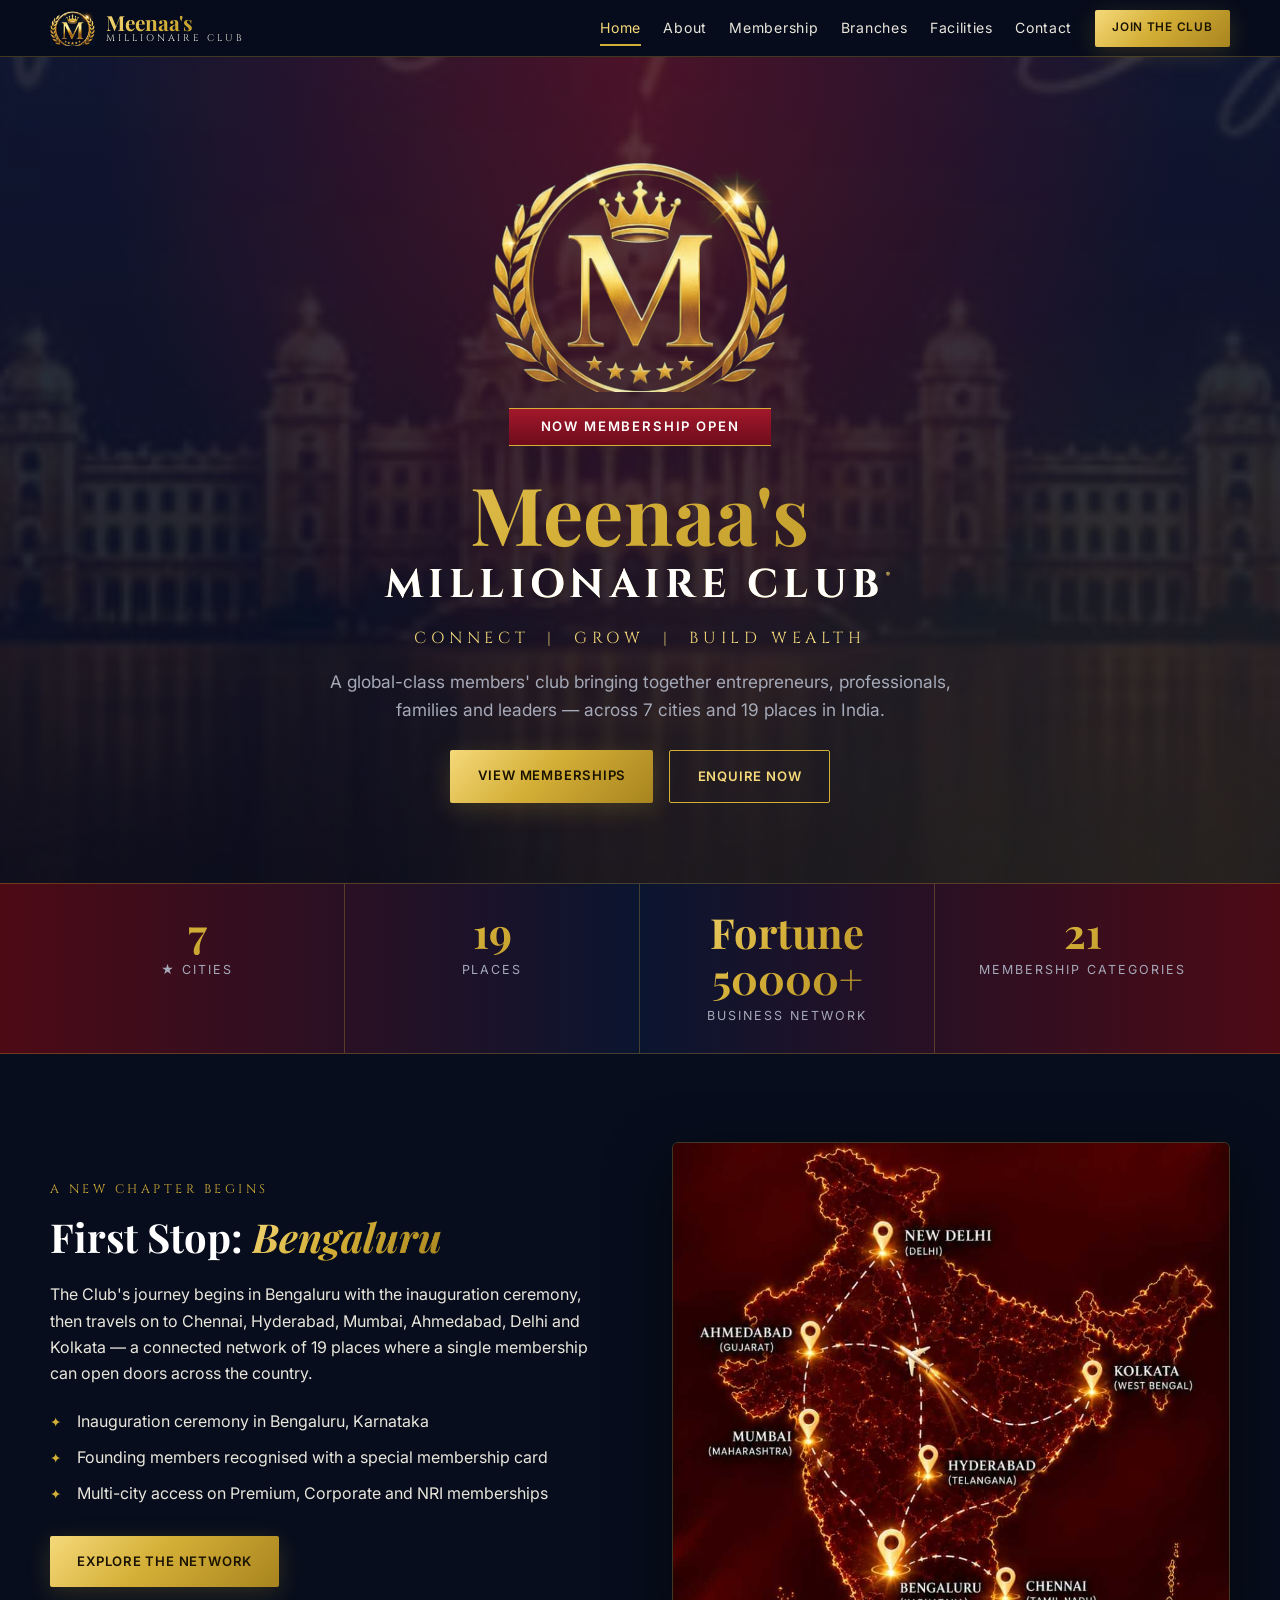
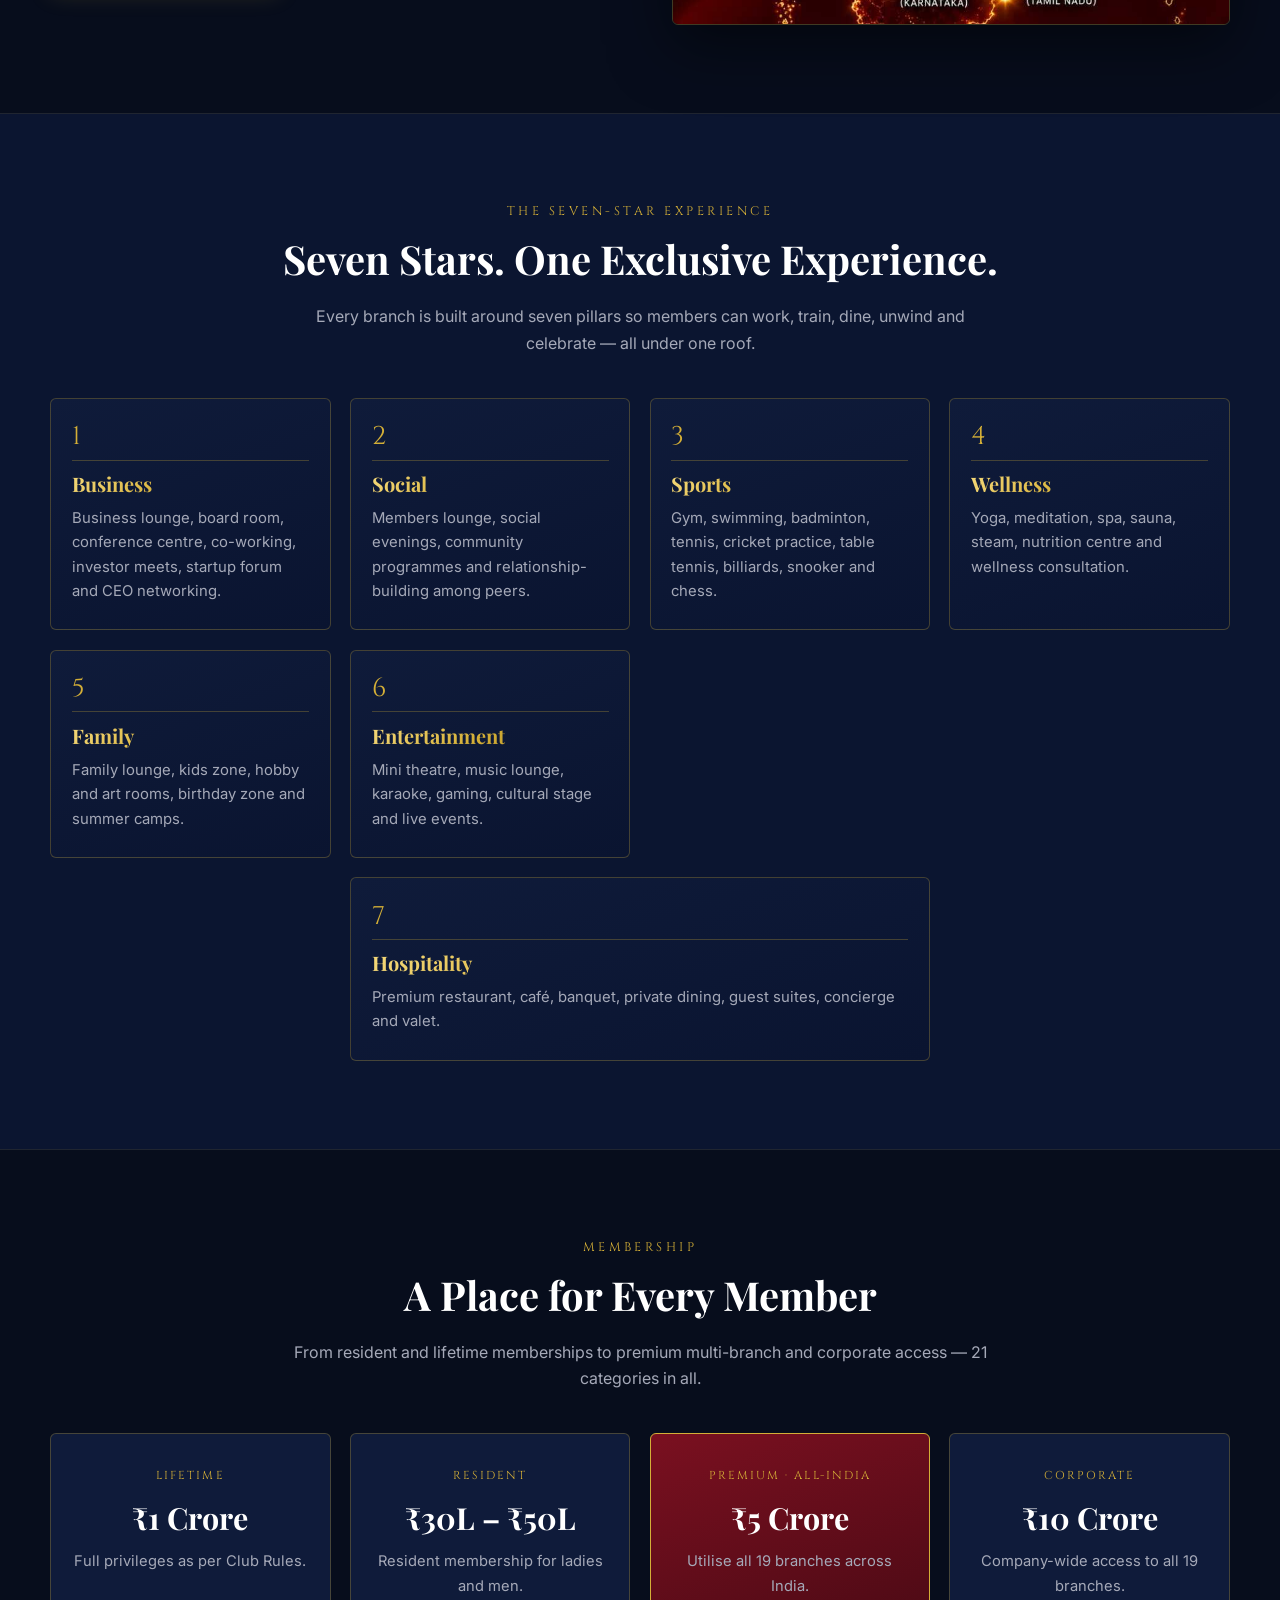
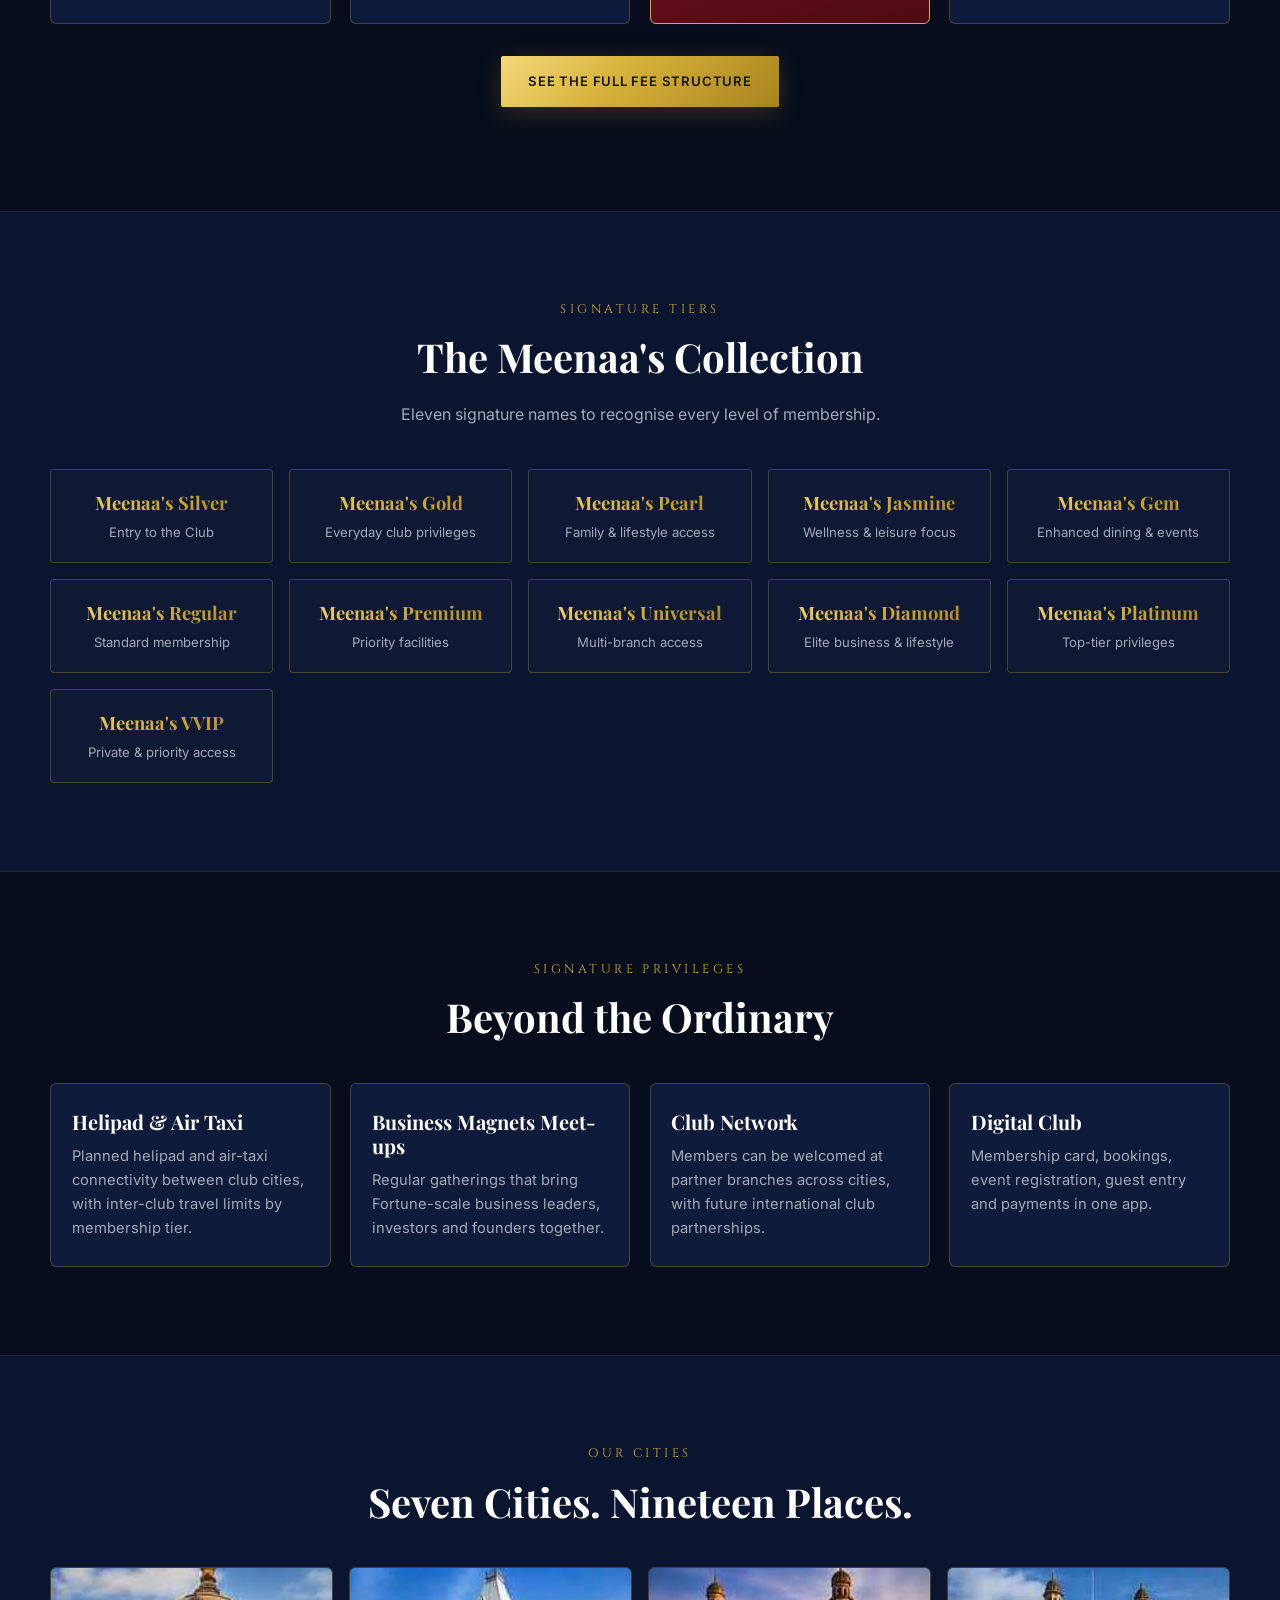
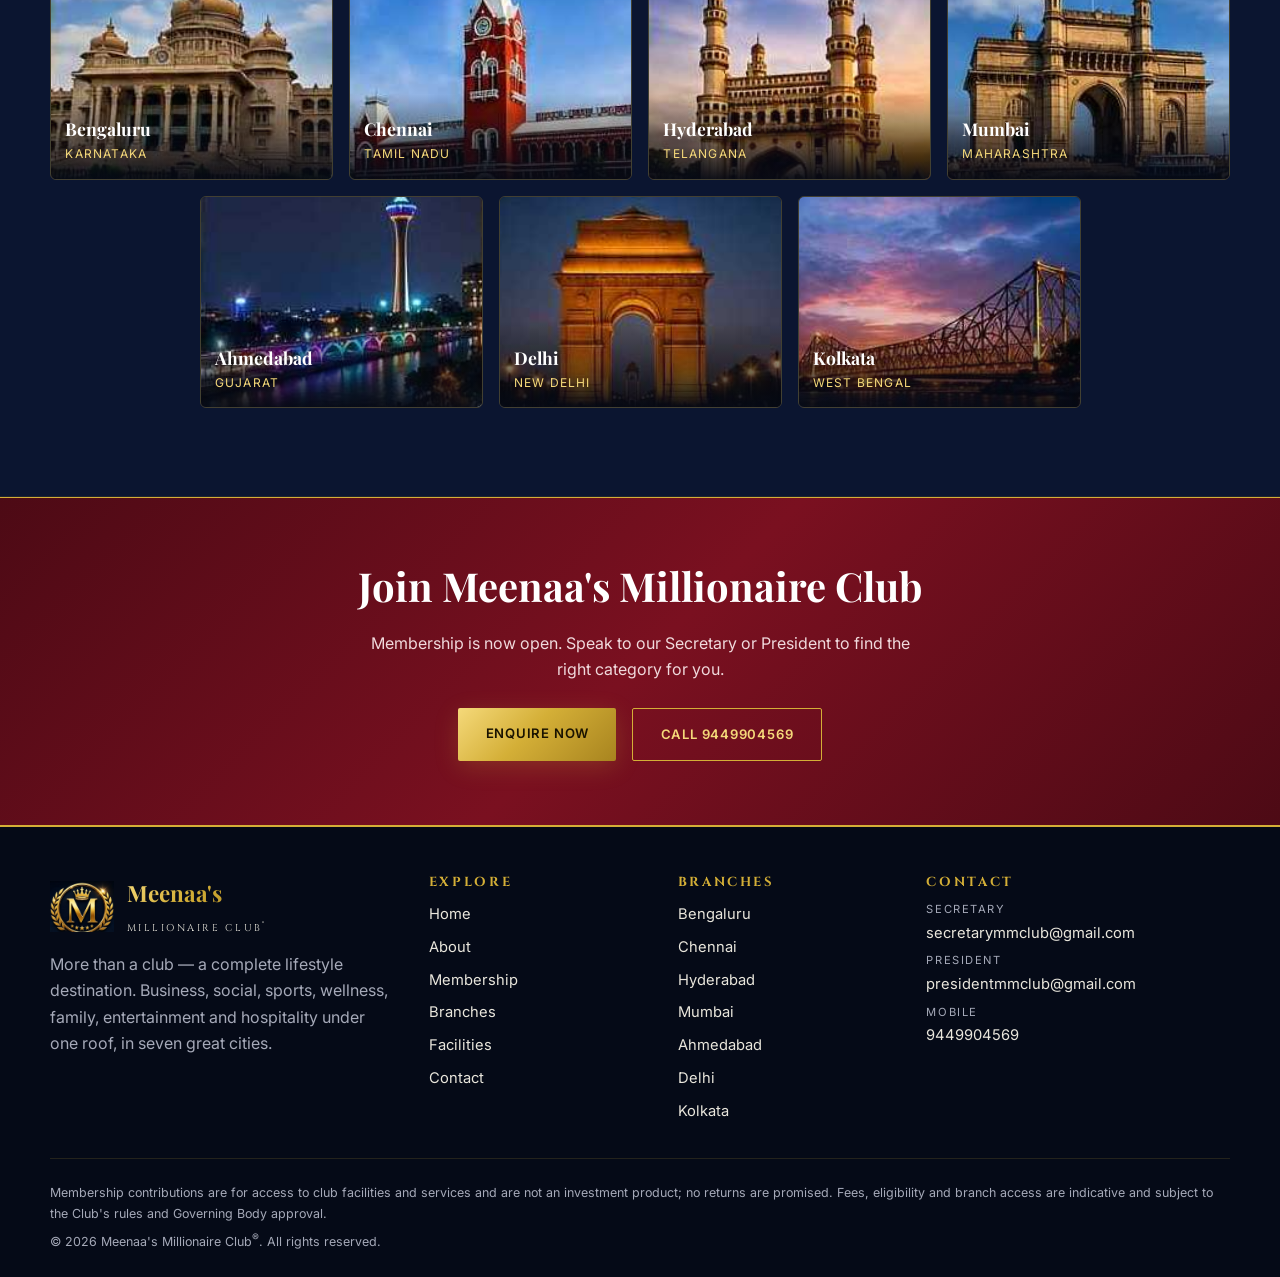
<file: index.html>
<!DOCTYPE html>
<html lang="en">
<head>
<meta charset="utf-8">
<meta name="viewport" content="width=device-width, initial-scale=1">
<title>Meenaa&#x27;s Millionaire Club — Connect · Grow · Build Wealth</title>
<meta name="description" content="Meenaa&#x27;s Millionaire Club — a global-class members&#x27; club across 7 cities and 19 places in India. Membership now open.">
<meta name="theme-color" content="#070d1c">
<meta property="og:title" content="Meenaa&#x27;s Millionaire Club — Connect · Grow · Build Wealth">
<meta property="og:description" content="Meenaa&#x27;s Millionaire Club — a global-class members&#x27; club across 7 cities and 19 places in India. Membership now open.">
<meta property="og:image" content="assets/img/poster-membership.jpg">
<link rel="icon" href="assets/img/favicon.png">
<link rel="preconnect" href="https://fonts.googleapis.com">
<link rel="preconnect" href="https://fonts.gstatic.com" crossorigin>
<link href="https://fonts.googleapis.com/css2?family=Cinzel:wght@500;600;700&family=Inter:wght@400;500;600&family=Playfair+Display:ital,wght@0,600;0,700;1,500&display=swap" rel="stylesheet">
<link rel="stylesheet" href="assets/css/style.css">
</head><body>
<a class="skip" href="#main">Skip to content</a>
<header class="site-header">
  <div class="wrap bar">
    <a class="brand" href="" aria-label="Meenaa&#x27;s Millionaire Club home">
      <img src="assets/img/logo.png" alt="" width="46" height="36">
      <span><b>Meenaa's</b><small>Millionaire Club</small></span>
    </a>
    <button class="menu-btn" aria-label="Menu" aria-expanded="false" aria-controls="nav"><i></i><i></i><i></i></button>
    <nav id="nav" class="nav"><a href="" class="active" aria-current="page">Home</a><a href="about/">About</a><a href="membership/">Membership</a><a href="branches/">Branches</a><a href="facilities/">Facilities</a><a href="contact/">Contact</a><a class="btn btn-sm" href="contact/#enquire">Join the Club</a></nav>
  </div>
</header>
<main id="main">
<section class="hero">
  <div class="hero-bg" aria-hidden="true"></div>
  <div class="wrap hero-in">
    <img class="hero-logo" src="assets/img/logo.png" alt="Meenaa&#x27;s Millionaire Club crest" width="320" height="254">
    <p class="ribbon">Now Membership Open</p>
    <h1>Meenaa's <span>Millionaire Club<sup>®</sup></span></h1>
    <p class="tag">Connect &nbsp;|&nbsp; Grow &nbsp;|&nbsp; Build Wealth</p>
    <p class="lead">A global-class members' club bringing together entrepreneurs, professionals, families and leaders — across 7 cities and 19 places in India.</p>
    <div class="cta">
      <a class="btn" href="membership/">View Memberships</a>
      <a class="btn btn-ghost" href="contact/#enquire">Enquire Now</a>
    </div>
  </div>
</section>

<section class="stats"><div class="wrap stat-grid">
  <div><b data-count="7">7</b><span>★ Cities</span></div>
  <div><b data-count="19">19</b><span>Places</span></div>
  <div><b>Fortune 50000+</b><span>Business network</span></div>
  <div><b data-count="21">21</b><span>Membership categories</span></div>
</div></section>

<section class="sec inaug"><div class="wrap split">
  <div class="reveal">
    <p class="kicker">A New Chapter Begins</p>
    <h2>First Stop: <em>Bengaluru</em></h2>
    <p>The Club's journey begins in Bengaluru with the inauguration ceremony, then travels on to Chennai, Hyderabad, Mumbai, Ahmedabad, Delhi and Kolkata — a connected network of 19 places where a single membership can open doors across the country.</p>
    <ul class="ticks">
      <li>Inauguration ceremony in Bengaluru, Karnataka</li>
      <li>Founding members recognised with a special membership card</li>
      <li>Multi-city access on Premium, Corporate and NRI memberships</li>
    </ul>
    <a class="btn" href="branches/">Explore the Network</a>
  </div>
  <figure class="reveal map-fig"><img src="assets/img/india-map.jpg" alt="Map of India showing Bengaluru, Chennai, Hyderabad, Mumbai, Ahmedabad, Delhi and Kolkata" loading="lazy"></figure>
</div></section>

<section class="sec alt"><div class="wrap">
  <div class="sec-head reveal"><p class="kicker">The Seven-Star Experience</p><h2>Seven Stars. One Exclusive Experience.</h2>
  <p>Every branch is built around seven pillars so members can work, train, dine, unwind and celebrate — all under one roof.</p></div>
  <div class="star-grid"><article class="star reveal"><div class="star-n">1</div><h3>Business</h3><p>Business lounge, board room, conference centre, co-working, investor meets, startup forum and CEO networking.</p></article><article class="star reveal"><div class="star-n">2</div><h3>Social</h3><p>Members lounge, social evenings, community programmes and relationship-building among peers.</p></article><article class="star reveal"><div class="star-n">3</div><h3>Sports</h3><p>Gym, swimming, badminton, tennis, cricket practice, table tennis, billiards, snooker and chess.</p></article><article class="star reveal"><div class="star-n">4</div><h3>Wellness</h3><p>Yoga, meditation, spa, sauna, steam, nutrition centre and wellness consultation.</p></article><article class="star reveal"><div class="star-n">5</div><h3>Family</h3><p>Family lounge, kids zone, hobby and art rooms, birthday zone and summer camps.</p></article><article class="star reveal"><div class="star-n">6</div><h3>Entertainment</h3><p>Mini theatre, music lounge, karaoke, gaming, cultural stage and live events.</p></article><article class="star reveal"><div class="star-n">7</div><h3>Hospitality</h3><p>Premium restaurant, café, banquet, private dining, guest suites, concierge and valet.</p></article></div>
</div></section>

<section class="sec"><div class="wrap">
  <div class="sec-head reveal"><p class="kicker">Membership</p><h2>A Place for Every Member</h2>
  <p>From resident and lifetime memberships to premium multi-branch and corporate access — 21 categories in all.</p></div>
  <div class="hl-grid">
    <article class="hl reveal"><span class="hl-k">Lifetime</span><b>₹1 Crore</b><p>Full privileges as per Club Rules.</p></article>
    <article class="hl reveal"><span class="hl-k">Resident</span><b>₹30L – ₹50L</b><p>Resident membership for ladies and men.</p></article>
    <article class="hl hl-feat reveal"><span class="hl-k">Premium · All-India</span><b>₹5 Crore</b><p>Utilise all 19 branches across India.</p></article>
    <article class="hl reveal"><span class="hl-k">Corporate</span><b>₹10 Crore</b><p>Company-wide access to all 19 branches.</p></article>
  </div>
  <p class="center"><a class="btn" href="membership/">See the full fee structure</a></p>
</div></section>

<section class="sec alt"><div class="wrap">
  <div class="sec-head reveal"><p class="kicker">Signature Tiers</p><h2>The Meenaa's Collection</h2>
  <p>Eleven signature names to recognise every level of membership.</p></div>
  <div class="sig-grid reveal"><div class="sig"><b>Meenaa's Silver</b><span>Entry to the Club</span></div><div class="sig"><b>Meenaa's Gold</b><span>Everyday club privileges</span></div><div class="sig"><b>Meenaa's Pearl</b><span>Family & lifestyle access</span></div><div class="sig"><b>Meenaa's Jasmine</b><span>Wellness & leisure focus</span></div><div class="sig"><b>Meenaa's Gem</b><span>Enhanced dining & events</span></div><div class="sig"><b>Meenaa's Regular</b><span>Standard membership</span></div><div class="sig"><b>Meenaa's Premium</b><span>Priority facilities</span></div><div class="sig"><b>Meenaa's Universal</b><span>Multi-branch access</span></div><div class="sig"><b>Meenaa's Diamond</b><span>Elite business & lifestyle</span></div><div class="sig"><b>Meenaa's Platinum</b><span>Top-tier privileges</span></div><div class="sig"><b>Meenaa's VVIP</b><span>Private & priority access</span></div></div>
</div></section>

<section class="sec"><div class="wrap">
  <div class="sec-head reveal"><p class="kicker">Signature Privileges</p><h2>Beyond the Ordinary</h2></div>
  <div class="priv-grid">
    <article class="priv reveal"><h3>Helipad &amp; Air Taxi</h3><p>Planned helipad and air-taxi connectivity between club cities, with inter-club travel limits by membership tier.</p></article>
    <article class="priv reveal"><h3>Business Magnets Meet-ups</h3><p>Regular gatherings that bring Fortune-scale business leaders, investors and founders together.</p></article>
    <article class="priv reveal"><h3>Club Network</h3><p>Members can be welcomed at partner branches across cities, with future international club partnerships.</p></article>
    <article class="priv reveal"><h3>Digital Club</h3><p>Membership card, bookings, event registration, guest entry and payments in one app.</p></article>
  </div>
</div></section>

<section class="sec alt"><div class="wrap">
  <div class="sec-head reveal"><p class="kicker">Our Cities</p><h2>Seven Cities. Nineteen Places.</h2></div>
  <div class="city-grid"><a class="city reveal" href="branches/#bengaluru"><img src="assets/img/city-bengaluru.jpg" alt="Bengaluru" loading="lazy"><div><h3>Bengaluru</h3><span>Karnataka</span></div></a><a class="city reveal" href="branches/#chennai"><img src="assets/img/city-chennai.jpg" alt="Chennai" loading="lazy"><div><h3>Chennai</h3><span>Tamil Nadu</span></div></a><a class="city reveal" href="branches/#hyderabad"><img src="assets/img/city-hyderabad.jpg" alt="Hyderabad" loading="lazy"><div><h3>Hyderabad</h3><span>Telangana</span></div></a><a class="city reveal" href="branches/#mumbai"><img src="assets/img/city-mumbai.jpg" alt="Mumbai" loading="lazy"><div><h3>Mumbai</h3><span>Maharashtra</span></div></a><a class="city reveal" href="branches/#ahmedabad"><img src="assets/img/city-ahmedabad.jpg" alt="Ahmedabad" loading="lazy"><div><h3>Ahmedabad</h3><span>Gujarat</span></div></a><a class="city reveal" href="branches/#delhi"><img src="assets/img/city-delhi.jpg" alt="Delhi" loading="lazy"><div><h3>Delhi</h3><span>New Delhi</span></div></a><a class="city reveal" href="branches/#kolkata"><img src="assets/img/city-kolkata.jpg" alt="Kolkata" loading="lazy"><div><h3>Kolkata</h3><span>West Bengal</span></div></a></div>
</div></section>

<section class="cta-band"><div class="wrap reveal">
  <h2>Join Meenaa's Millionaire Club</h2>
  <p>Membership is now open. Speak to our Secretary or President to find the right category for you.</p>
  <div class="cta"><a class="btn" href="contact/#enquire">Enquire Now</a><a class="btn btn-ghost" href="tel:+919449904569">Call 9449904569</a></div>
</div></section>
</main>
<footer class="site-footer">
  <div class="wrap foot-grid">
    <div>
      <div class="foot-brand"><img src="assets/img/logo.png" alt="" width="64" height="51"><div><b>Meenaa's</b><small>Millionaire Club<sup>®</sup></small></div></div>
      <p class="muted">More than a club — a complete lifestyle destination. Business, social, sports, wellness, family, entertainment and hospitality under one roof, in seven great cities.</p>
    </div>
    <div><h4>Explore</h4><ul><li><a href="">Home</a></li><li><a href="about/">About</a></li><li><a href="membership/">Membership</a></li><li><a href="branches/">Branches</a></li><li><a href="facilities/">Facilities</a></li><li><a href="contact/">Contact</a></li></ul></div>
    <div><h4>Branches</h4><ul><li><a href="branches/#bengaluru">Bengaluru</a></li><li><a href="branches/#chennai">Chennai</a></li><li><a href="branches/#hyderabad">Hyderabad</a></li><li><a href="branches/#mumbai">Mumbai</a></li><li><a href="branches/#ahmedabad">Ahmedabad</a></li><li><a href="branches/#delhi">Delhi</a></li><li><a href="branches/#kolkata">Kolkata</a></li></ul></div>
    <div><h4>Contact</h4>
      <ul class="contact-list">
        <li><span>Secretary</span><a href="mailto:secretarymmclub@gmail.com">secretarymmclub@gmail.com</a></li>
        <li><span>President</span><a href="mailto:presidentmmclub@gmail.com">presidentmmclub@gmail.com</a></li>
        <li><span>Mobile</span><a href="tel:+919449904569">9449904569</a></li>
      </ul>
    </div>
  </div>
  <div class="wrap fine">
    <p>Membership contributions are for access to club facilities and services and are not an investment product; no returns are promised. Fees, eligibility and branch access are indicative and subject to the Club's rules and Governing Body approval.</p>
    <p>© <span id="yr">2026</span> Meenaa&#x27;s Millionaire Club<sup>®</sup>. All rights reserved.</p>
  </div>
</footer>
<script src="assets/js/main.js"></script>
</body>
</html>
</file>
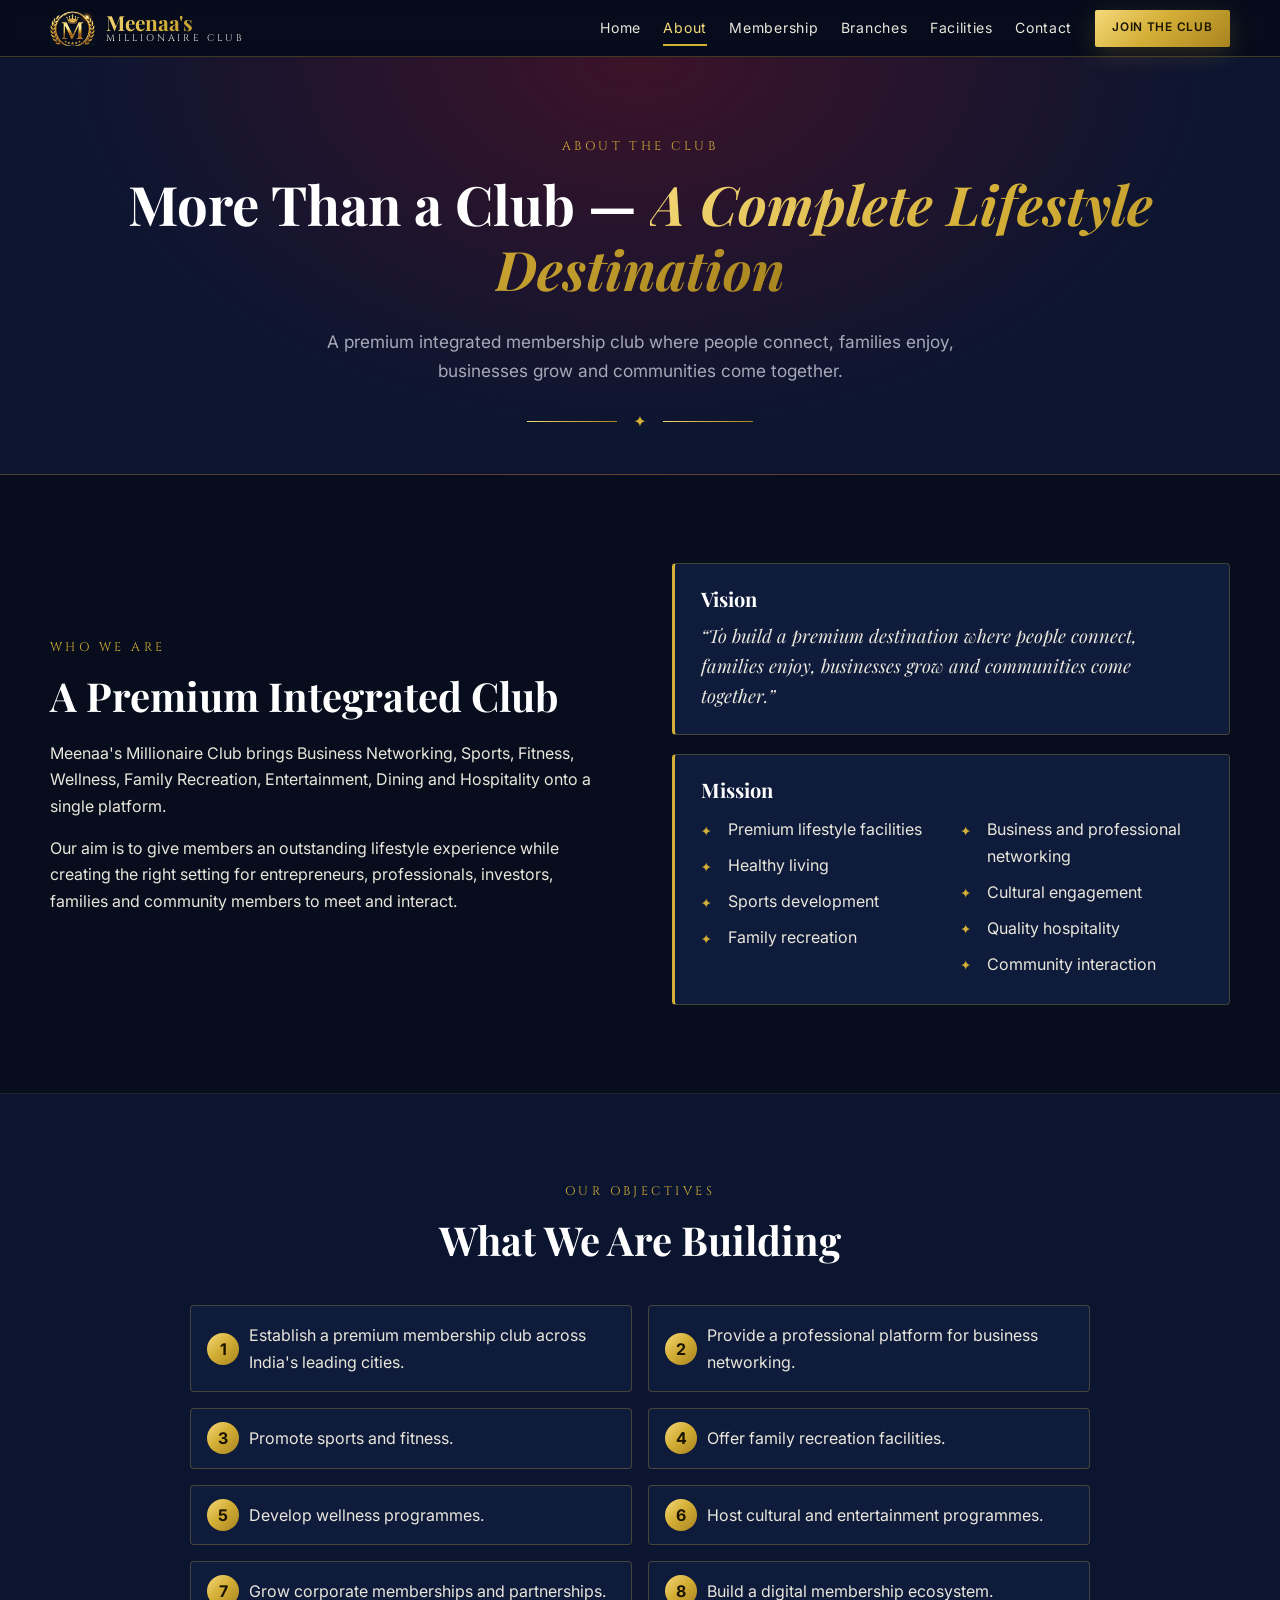
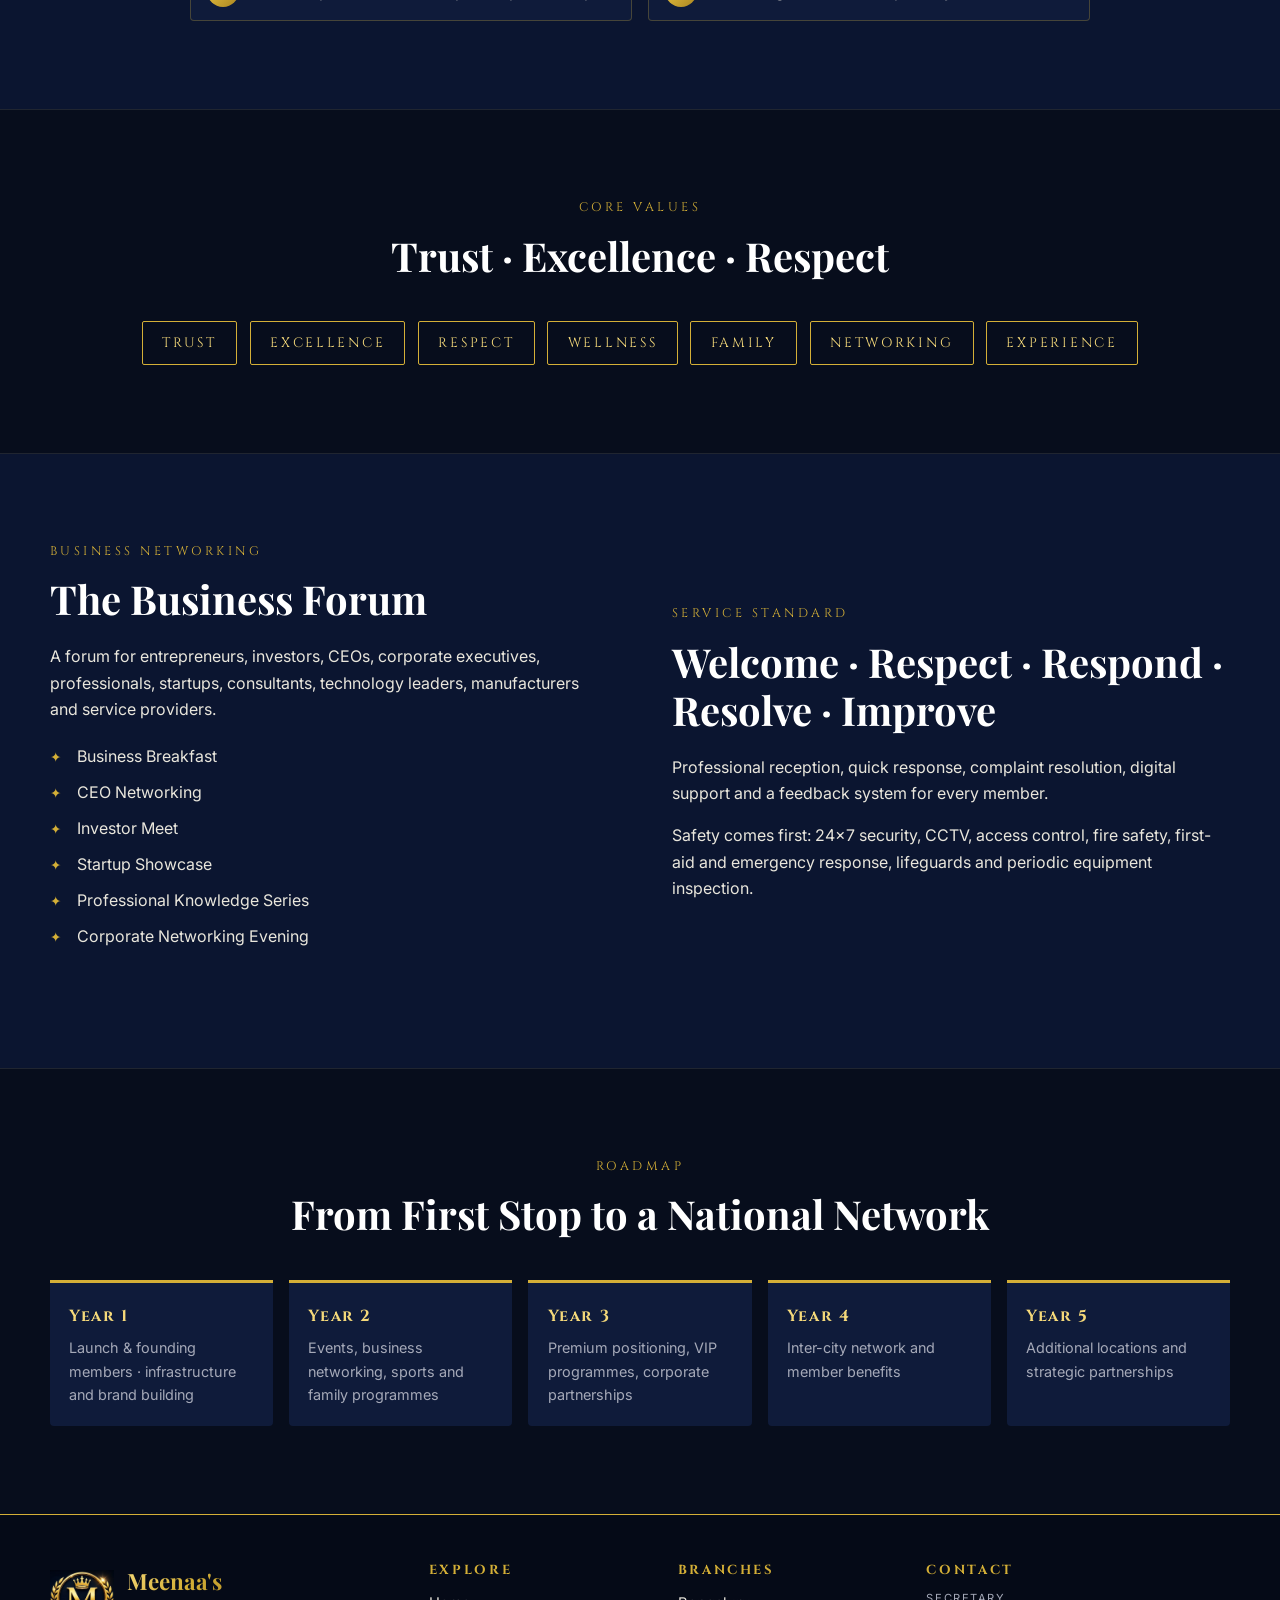
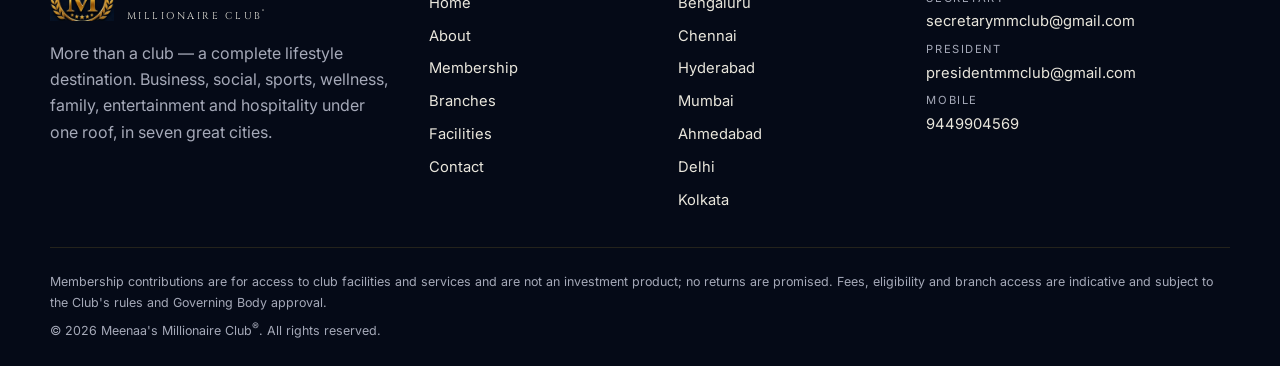
<file: about/index.html>
<!DOCTYPE html>
<html lang="en">
<head>
<meta charset="utf-8">
<meta name="viewport" content="width=device-width, initial-scale=1">
<title>About — Meenaa&#x27;s Millionaire Club</title>
<meta name="description" content="Vision, mission, objectives and values of Meenaa&#x27;s Millionaire Club.">
<meta name="theme-color" content="#070d1c">
<meta property="og:title" content="About — Meenaa&#x27;s Millionaire Club">
<meta property="og:description" content="Vision, mission, objectives and values of Meenaa&#x27;s Millionaire Club.">
<meta property="og:image" content="../assets/img/poster-membership.jpg">
<link rel="icon" href="../assets/img/favicon.png">
<link rel="preconnect" href="https://fonts.googleapis.com">
<link rel="preconnect" href="https://fonts.gstatic.com" crossorigin>
<link href="https://fonts.googleapis.com/css2?family=Cinzel:wght@500;600;700&family=Inter:wght@400;500;600&family=Playfair+Display:ital,wght@0,600;0,700;1,500&display=swap" rel="stylesheet">
<link rel="stylesheet" href="../assets/css/style.css">
</head><body>
<a class="skip" href="#main">Skip to content</a>
<header class="site-header">
  <div class="wrap bar">
    <a class="brand" href="../" aria-label="Meenaa&#x27;s Millionaire Club home">
      <img src="../assets/img/logo.png" alt="" width="46" height="36">
      <span><b>Meenaa's</b><small>Millionaire Club</small></span>
    </a>
    <button class="menu-btn" aria-label="Menu" aria-expanded="false" aria-controls="nav"><i></i><i></i><i></i></button>
    <nav id="nav" class="nav"><a href="../">Home</a><a href="../about/" class="active" aria-current="page">About</a><a href="../membership/">Membership</a><a href="../branches/">Branches</a><a href="../facilities/">Facilities</a><a href="../contact/">Contact</a><a class="btn btn-sm" href="../contact/#enquire">Join the Club</a></nav>
  </div>
</header>
<main id="main"><section class="page-hero"><div class="wrap">
  <p class="kicker">About the Club</p><h1>More Than a Club — <em>A Complete Lifestyle Destination</em></h1><p class="lead">A premium integrated membership club where people connect, families enjoy, businesses grow and communities come together.</p>
  <div class="rule"><span>✦</span></div></div></section>
<section class="sec"><div class="wrap split">
  <div class="reveal"><p class="kicker">Who We Are</p><h2>A Premium Integrated Club</h2>
    <p>Meenaa's Millionaire Club brings Business Networking, Sports, Fitness, Wellness, Family Recreation, Entertainment, Dining and Hospitality onto a single platform.</p>
    <p>Our aim is to give members an outstanding lifestyle experience while creating the right setting for entrepreneurs, professionals, investors, families and community members to meet and interact.</p>
  </div>
  <div class="reveal vm">
    <div class="vm-card"><h3>Vision</h3><p>“To build a premium destination where people connect, families enjoy, businesses grow and communities come together.”</p></div>
    <div class="vm-card"><h3>Mission</h3><ul class="ticks"><li>Premium lifestyle facilities</li><li>Healthy living</li><li>Sports development</li><li>Family recreation</li><li>Business and professional networking</li><li>Cultural engagement</li><li>Quality hospitality</li><li>Community interaction</li></ul></div>
  </div>
</div></section>

<section class="sec alt"><div class="wrap">
  <div class="sec-head reveal"><p class="kicker">Our Objectives</p><h2>What We Are Building</h2></div>
  <ol class="obj reveal">
    <li>Establish a premium membership club across India's leading cities.</li>
    <li>Provide a professional platform for business networking.</li>
    <li>Promote sports and fitness.</li>
    <li>Offer family recreation facilities.</li>
    <li>Develop wellness programmes.</li>
    <li>Host cultural and entertainment programmes.</li>
    <li>Grow corporate memberships and partnerships.</li>
    <li>Build a digital membership ecosystem.</li>
  </ol>
</div></section>

<section class="sec"><div class="wrap">
  <div class="sec-head reveal"><p class="kicker">Core Values</p><h2>Trust · Excellence · Respect</h2></div>
  <div class="val-row reveal"><span>Trust</span><span>Excellence</span><span>Respect</span><span>Wellness</span><span>Family</span><span>Networking</span><span>Experience</span></div>
</div></section>

<section class="sec alt"><div class="wrap split">
  <div class="reveal"><p class="kicker">Business Networking</p><h2>The Business Forum</h2>
    <p>A forum for entrepreneurs, investors, CEOs, corporate executives, professionals, startups, consultants, technology leaders, manufacturers and service providers.</p>
    <ul class="ticks"><li>Business Breakfast</li><li>CEO Networking</li><li>Investor Meet</li><li>Startup Showcase</li><li>Professional Knowledge Series</li><li>Corporate Networking Evening</li></ul>
  </div>
  <div class="reveal"><p class="kicker">Service Standard</p><h2>Welcome · Respect · Respond · Resolve · Improve</h2>
    <p>Professional reception, quick response, complaint resolution, digital support and a feedback system for every member.</p>
    <p>Safety comes first: 24×7 security, CCTV, access control, fire safety, first-aid and emergency response, lifeguards and periodic equipment inspection.</p>
  </div>
</div></section>

<section class="sec"><div class="wrap">
  <div class="sec-head reveal"><p class="kicker">Roadmap</p><h2>From First Stop to a National Network</h2></div>
  <div class="road reveal">
    <div><b>Year 1</b><p>Launch &amp; founding members · infrastructure and brand building</p></div>
    <div><b>Year 2</b><p>Events, business networking, sports and family programmes</p></div>
    <div><b>Year 3</b><p>Premium positioning, VIP programmes, corporate partnerships</p></div>
    <div><b>Year 4</b><p>Inter-city network and member benefits</p></div>
    <div><b>Year 5</b><p>Additional locations and strategic partnerships</p></div>
  </div>
</div></section>
</main>
<footer class="site-footer">
  <div class="wrap foot-grid">
    <div>
      <div class="foot-brand"><img src="../assets/img/logo.png" alt="" width="64" height="51"><div><b>Meenaa's</b><small>Millionaire Club<sup>®</sup></small></div></div>
      <p class="muted">More than a club — a complete lifestyle destination. Business, social, sports, wellness, family, entertainment and hospitality under one roof, in seven great cities.</p>
    </div>
    <div><h4>Explore</h4><ul><li><a href="../">Home</a></li><li><a href="../about/">About</a></li><li><a href="../membership/">Membership</a></li><li><a href="../branches/">Branches</a></li><li><a href="../facilities/">Facilities</a></li><li><a href="../contact/">Contact</a></li></ul></div>
    <div><h4>Branches</h4><ul><li><a href="../branches/#bengaluru">Bengaluru</a></li><li><a href="../branches/#chennai">Chennai</a></li><li><a href="../branches/#hyderabad">Hyderabad</a></li><li><a href="../branches/#mumbai">Mumbai</a></li><li><a href="../branches/#ahmedabad">Ahmedabad</a></li><li><a href="../branches/#delhi">Delhi</a></li><li><a href="../branches/#kolkata">Kolkata</a></li></ul></div>
    <div><h4>Contact</h4>
      <ul class="contact-list">
        <li><span>Secretary</span><a href="mailto:secretarymmclub@gmail.com">secretarymmclub@gmail.com</a></li>
        <li><span>President</span><a href="mailto:presidentmmclub@gmail.com">presidentmmclub@gmail.com</a></li>
        <li><span>Mobile</span><a href="tel:+919449904569">9449904569</a></li>
      </ul>
    </div>
  </div>
  <div class="wrap fine">
    <p>Membership contributions are for access to club facilities and services and are not an investment product; no returns are promised. Fees, eligibility and branch access are indicative and subject to the Club's rules and Governing Body approval.</p>
    <p>© <span id="yr">2026</span> Meenaa&#x27;s Millionaire Club<sup>®</sup>. All rights reserved.</p>
  </div>
</footer>
<script src="../assets/js/main.js"></script>
</body>
</html>
</file>
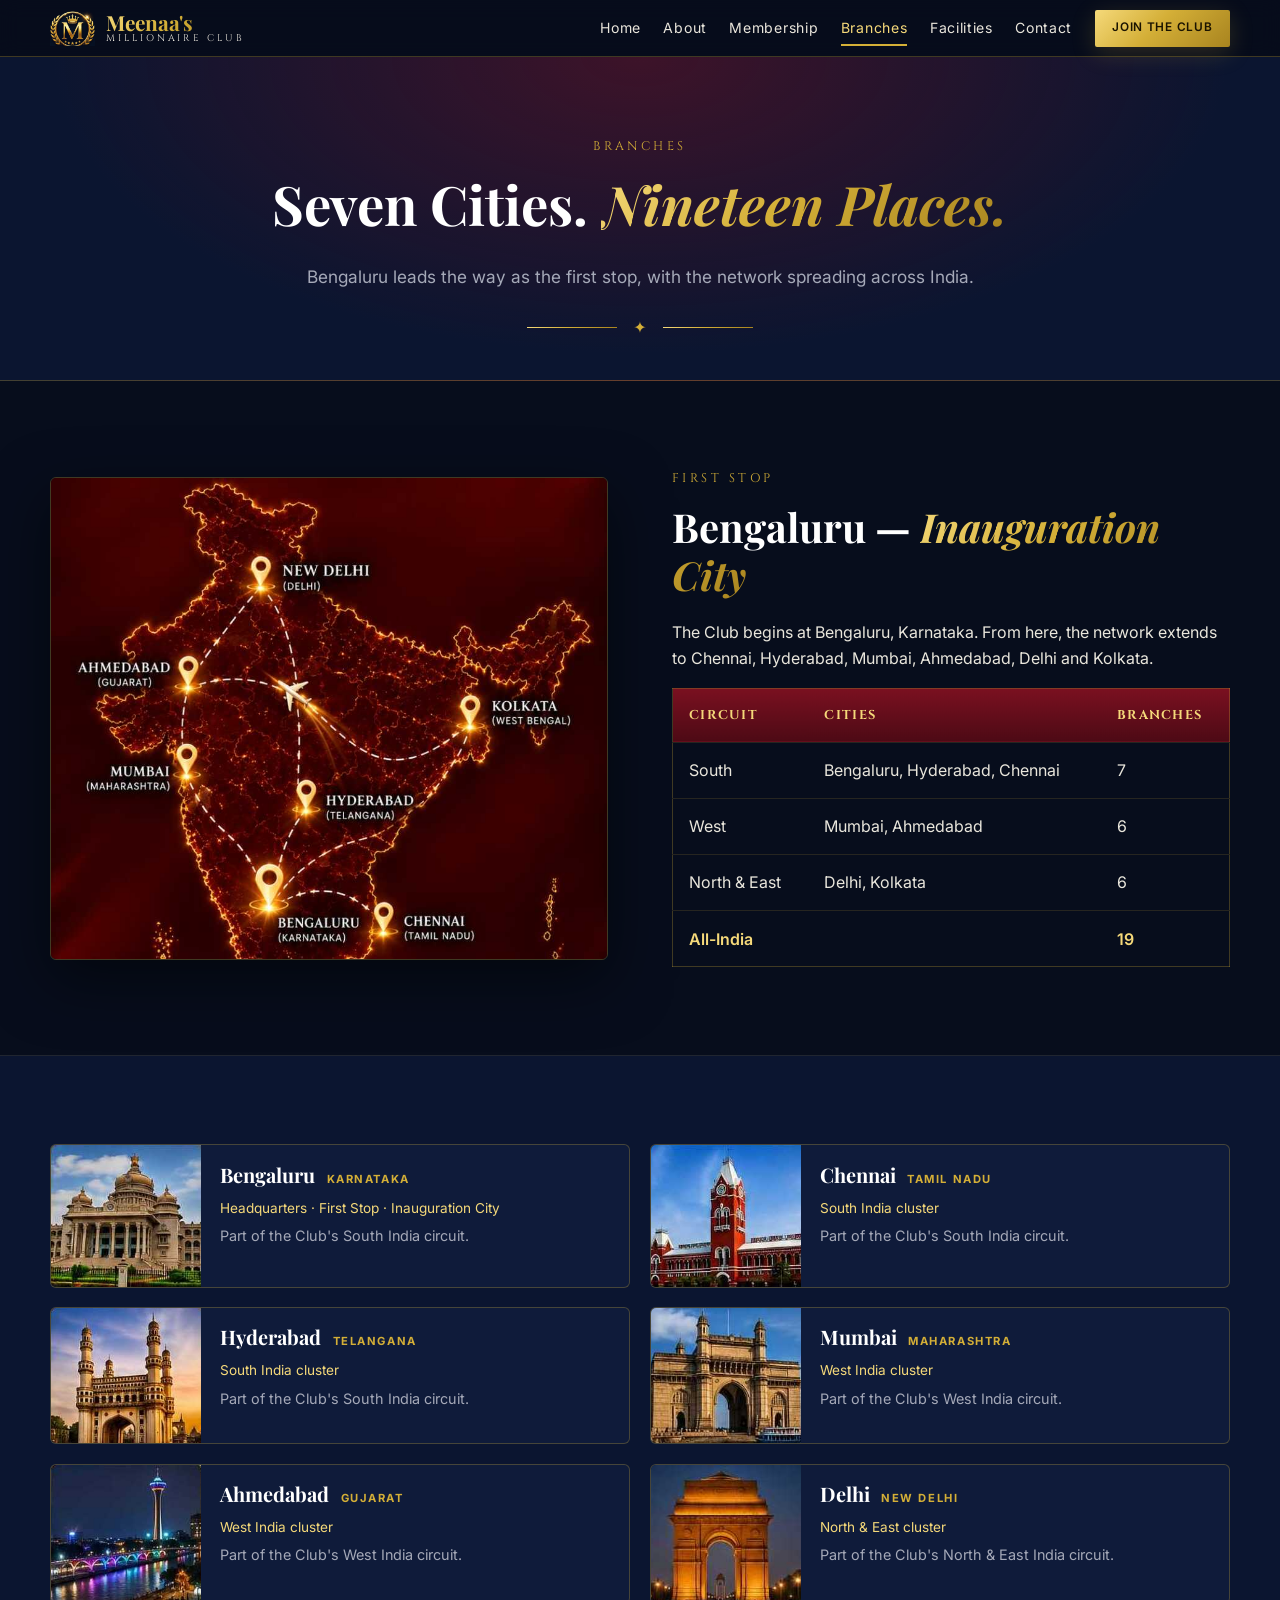
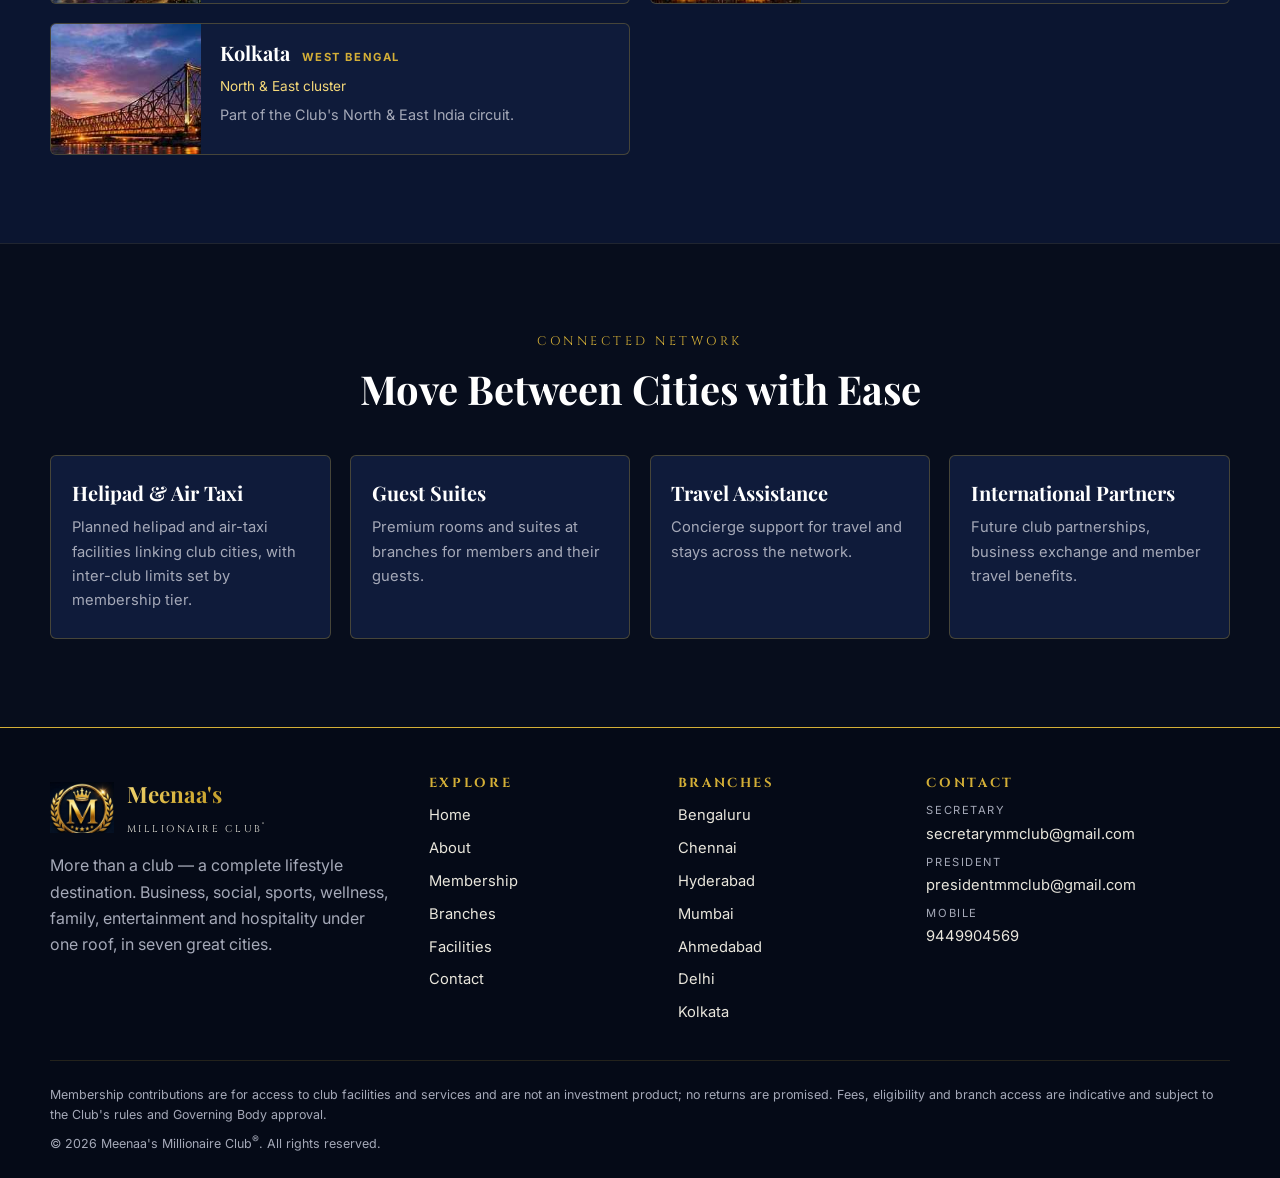
<file: branches/index.html>
<!DOCTYPE html>
<html lang="en">
<head>
<meta charset="utf-8">
<meta name="viewport" content="width=device-width, initial-scale=1">
<title>Branches — Meenaa&#x27;s Millionaire Club</title>
<meta name="description" content="Meenaa&#x27;s Millionaire Club branches across Bengaluru, Chennai, Hyderabad, Mumbai, Ahmedabad, Delhi and Kolkata.">
<meta name="theme-color" content="#070d1c">
<meta property="og:title" content="Branches — Meenaa&#x27;s Millionaire Club">
<meta property="og:description" content="Meenaa&#x27;s Millionaire Club branches across Bengaluru, Chennai, Hyderabad, Mumbai, Ahmedabad, Delhi and Kolkata.">
<meta property="og:image" content="../assets/img/poster-membership.jpg">
<link rel="icon" href="../assets/img/favicon.png">
<link rel="preconnect" href="https://fonts.googleapis.com">
<link rel="preconnect" href="https://fonts.gstatic.com" crossorigin>
<link href="https://fonts.googleapis.com/css2?family=Cinzel:wght@500;600;700&family=Inter:wght@400;500;600&family=Playfair+Display:ital,wght@0,600;0,700;1,500&display=swap" rel="stylesheet">
<link rel="stylesheet" href="../assets/css/style.css">
</head><body>
<a class="skip" href="#main">Skip to content</a>
<header class="site-header">
  <div class="wrap bar">
    <a class="brand" href="../" aria-label="Meenaa&#x27;s Millionaire Club home">
      <img src="../assets/img/logo.png" alt="" width="46" height="36">
      <span><b>Meenaa's</b><small>Millionaire Club</small></span>
    </a>
    <button class="menu-btn" aria-label="Menu" aria-expanded="false" aria-controls="nav"><i></i><i></i><i></i></button>
    <nav id="nav" class="nav"><a href="../">Home</a><a href="../about/">About</a><a href="../membership/">Membership</a><a href="../branches/" class="active" aria-current="page">Branches</a><a href="../facilities/">Facilities</a><a href="../contact/">Contact</a><a class="btn btn-sm" href="../contact/#enquire">Join the Club</a></nav>
  </div>
</header>
<main id="main"><section class="page-hero"><div class="wrap">
  <p class="kicker">Branches</p><h1>Seven Cities. <em>Nineteen Places.</em></h1><p class="lead">Bengaluru leads the way as the first stop, with the network spreading across India.</p>
  <div class="rule"><span>✦</span></div></div></section>
<section class="sec"><div class="wrap split">
  <figure class="reveal map-fig"><img src="../assets/img/india-map.jpg" alt="Map of India with Club cities" loading="lazy"></figure>
  <div class="reveal"><p class="kicker">First Stop</p><h2>Bengaluru — <em>Inauguration City</em></h2>
    <p>The Club begins at Bengaluru, Karnataka. From here, the network extends to Chennai, Hyderabad, Mumbai, Ahmedabad, Delhi and Kolkata.</p>
    <table class="mini"><thead><tr><th>Circuit</th><th>Cities</th><th>Branches</th></tr></thead><tbody>
      <tr><td>South</td><td>Bengaluru, Hyderabad, Chennai</td><td>7</td></tr>
      <tr><td>West</td><td>Mumbai, Ahmedabad</td><td>6</td></tr>
      <tr><td>North &amp; East</td><td>Delhi, Kolkata</td><td>6</td></tr>
      <tr class="tot"><td colspan="2">All-India</td><td>19</td></tr></tbody></table>
  </div>
</div></section>
<section class="sec alt"><div class="wrap"><div class="branch-list"><article class="branch reveal" id="bengaluru"><img src="../assets/img/city-bengaluru.jpg" alt="Bengaluru" loading="lazy"><div><h3>Bengaluru <small>Karnataka</small></h3><p class="role">Headquarters · First Stop · Inauguration City</p><p>Part of the Club's South India circuit.</p></div></article><article class="branch reveal" id="chennai"><img src="../assets/img/city-chennai.jpg" alt="Chennai" loading="lazy"><div><h3>Chennai <small>Tamil Nadu</small></h3><p class="role">South India cluster</p><p>Part of the Club's South India circuit.</p></div></article><article class="branch reveal" id="hyderabad"><img src="../assets/img/city-hyderabad.jpg" alt="Hyderabad" loading="lazy"><div><h3>Hyderabad <small>Telangana</small></h3><p class="role">South India cluster</p><p>Part of the Club's South India circuit.</p></div></article><article class="branch reveal" id="mumbai"><img src="../assets/img/city-mumbai.jpg" alt="Mumbai" loading="lazy"><div><h3>Mumbai <small>Maharashtra</small></h3><p class="role">West India cluster</p><p>Part of the Club's West India circuit.</p></div></article><article class="branch reveal" id="ahmedabad"><img src="../assets/img/city-ahmedabad.jpg" alt="Ahmedabad" loading="lazy"><div><h3>Ahmedabad <small>Gujarat</small></h3><p class="role">West India cluster</p><p>Part of the Club's West India circuit.</p></div></article><article class="branch reveal" id="delhi"><img src="../assets/img/city-delhi.jpg" alt="Delhi" loading="lazy"><div><h3>Delhi <small>New Delhi</small></h3><p class="role">North & East cluster</p><p>Part of the Club's North & East India circuit.</p></div></article><article class="branch reveal" id="kolkata"><img src="../assets/img/city-kolkata.jpg" alt="Kolkata" loading="lazy"><div><h3>Kolkata <small>West Bengal</small></h3><p class="role">North & East cluster</p><p>Part of the Club's North & East India circuit.</p></div></article></div></div></section>
<section class="sec"><div class="wrap">
  <div class="sec-head reveal"><p class="kicker">Connected Network</p><h2>Move Between Cities with Ease</h2></div>
  <div class="priv-grid">
    <article class="priv reveal"><h3>Helipad &amp; Air Taxi</h3><p>Planned helipad and air-taxi facilities linking club cities, with inter-club limits set by membership tier.</p></article>
    <article class="priv reveal"><h3>Guest Suites</h3><p>Premium rooms and suites at branches for members and their guests.</p></article>
    <article class="priv reveal"><h3>Travel Assistance</h3><p>Concierge support for travel and stays across the network.</p></article>
    <article class="priv reveal"><h3>International Partners</h3><p>Future club partnerships, business exchange and member travel benefits.</p></article>
  </div>
</div></section>
</main>
<footer class="site-footer">
  <div class="wrap foot-grid">
    <div>
      <div class="foot-brand"><img src="../assets/img/logo.png" alt="" width="64" height="51"><div><b>Meenaa's</b><small>Millionaire Club<sup>®</sup></small></div></div>
      <p class="muted">More than a club — a complete lifestyle destination. Business, social, sports, wellness, family, entertainment and hospitality under one roof, in seven great cities.</p>
    </div>
    <div><h4>Explore</h4><ul><li><a href="../">Home</a></li><li><a href="../about/">About</a></li><li><a href="../membership/">Membership</a></li><li><a href="../branches/">Branches</a></li><li><a href="../facilities/">Facilities</a></li><li><a href="../contact/">Contact</a></li></ul></div>
    <div><h4>Branches</h4><ul><li><a href="../branches/#bengaluru">Bengaluru</a></li><li><a href="../branches/#chennai">Chennai</a></li><li><a href="../branches/#hyderabad">Hyderabad</a></li><li><a href="../branches/#mumbai">Mumbai</a></li><li><a href="../branches/#ahmedabad">Ahmedabad</a></li><li><a href="../branches/#delhi">Delhi</a></li><li><a href="../branches/#kolkata">Kolkata</a></li></ul></div>
    <div><h4>Contact</h4>
      <ul class="contact-list">
        <li><span>Secretary</span><a href="mailto:secretarymmclub@gmail.com">secretarymmclub@gmail.com</a></li>
        <li><span>President</span><a href="mailto:presidentmmclub@gmail.com">presidentmmclub@gmail.com</a></li>
        <li><span>Mobile</span><a href="tel:+919449904569">9449904569</a></li>
      </ul>
    </div>
  </div>
  <div class="wrap fine">
    <p>Membership contributions are for access to club facilities and services and are not an investment product; no returns are promised. Fees, eligibility and branch access are indicative and subject to the Club's rules and Governing Body approval.</p>
    <p>© <span id="yr">2026</span> Meenaa&#x27;s Millionaire Club<sup>®</sup>. All rights reserved.</p>
  </div>
</footer>
<script src="../assets/js/main.js"></script>
</body>
</html>
</file>
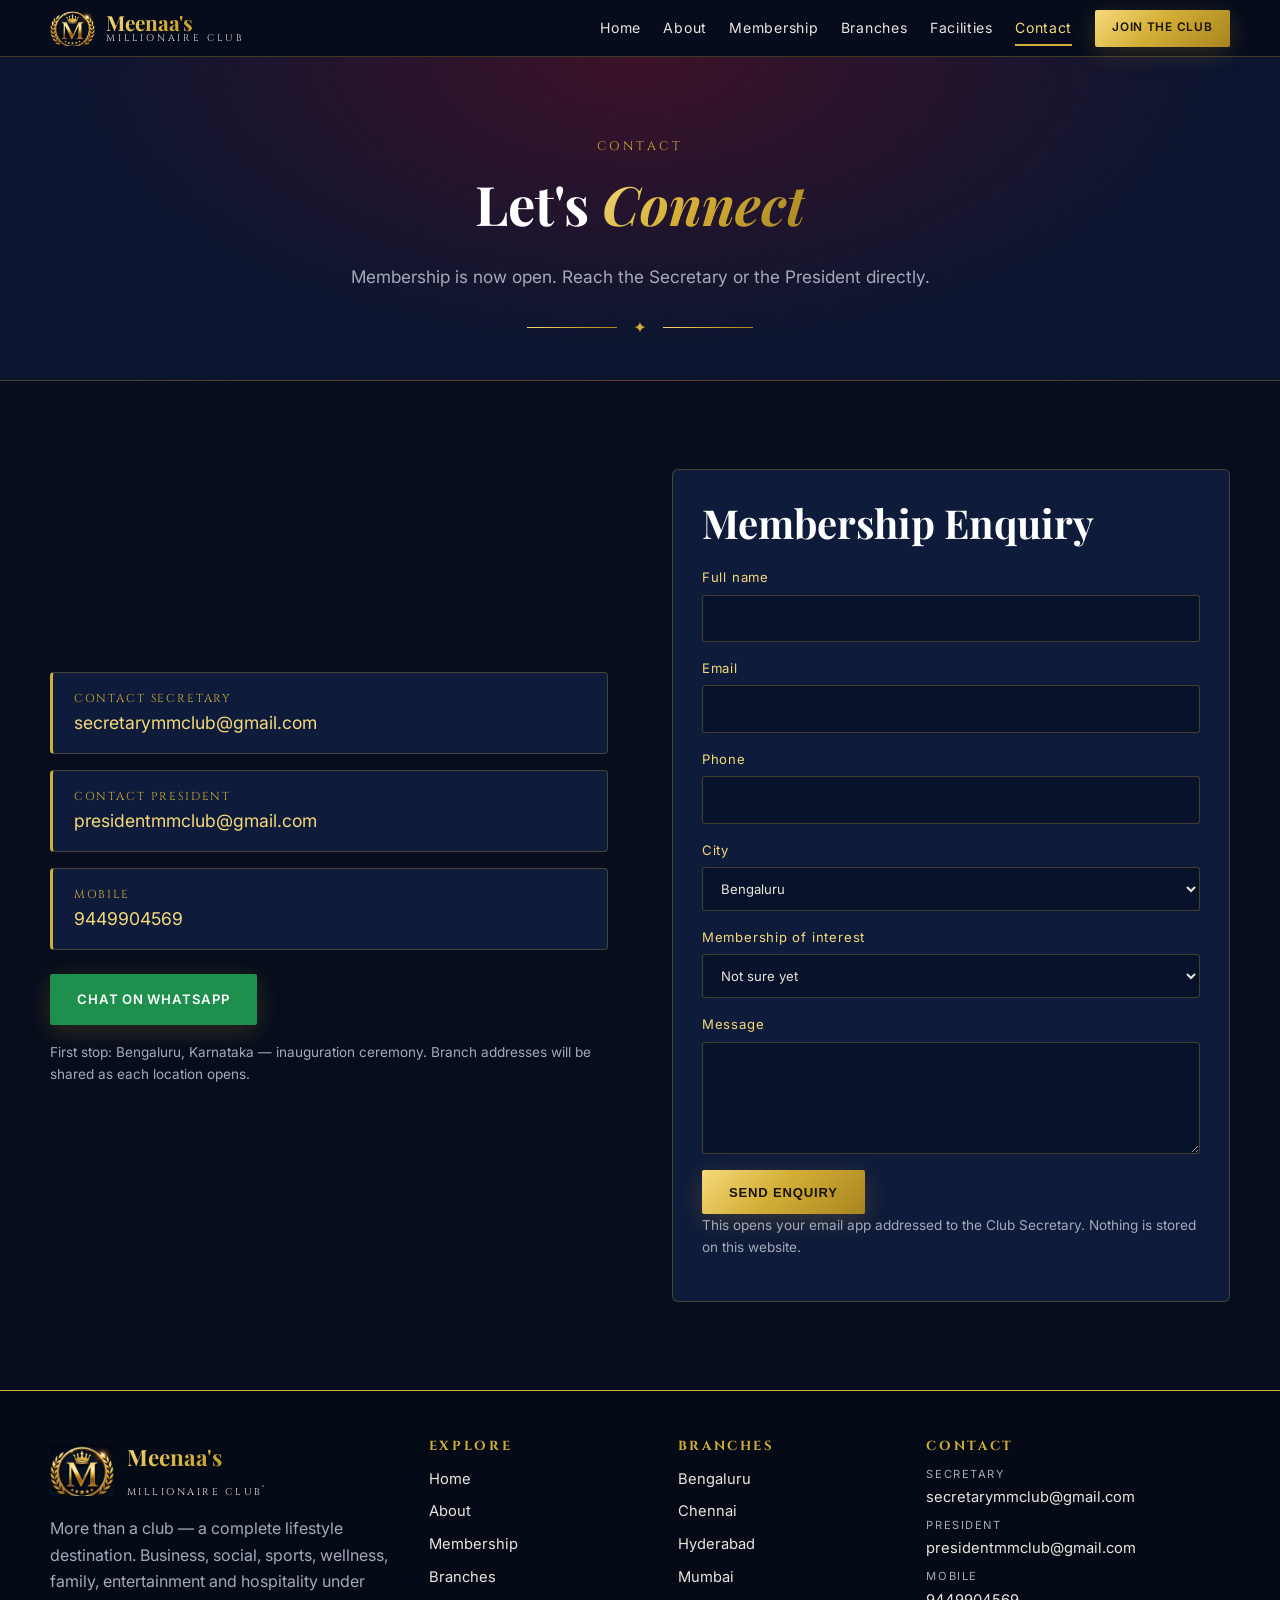
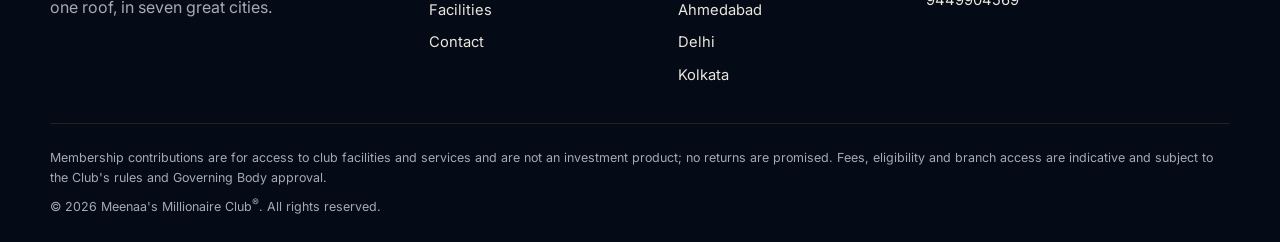
<file: contact/index.html>
<!DOCTYPE html>
<html lang="en">
<head>
<meta charset="utf-8">
<meta name="viewport" content="width=device-width, initial-scale=1">
<title>Contact — Meenaa&#x27;s Millionaire Club</title>
<meta name="description" content="Contact the Secretary or President of Meenaa&#x27;s Millionaire Club for membership enquiries.">
<meta name="theme-color" content="#070d1c">
<meta property="og:title" content="Contact — Meenaa&#x27;s Millionaire Club">
<meta property="og:description" content="Contact the Secretary or President of Meenaa&#x27;s Millionaire Club for membership enquiries.">
<meta property="og:image" content="../assets/img/poster-membership.jpg">
<link rel="icon" href="../assets/img/favicon.png">
<link rel="preconnect" href="https://fonts.googleapis.com">
<link rel="preconnect" href="https://fonts.gstatic.com" crossorigin>
<link href="https://fonts.googleapis.com/css2?family=Cinzel:wght@500;600;700&family=Inter:wght@400;500;600&family=Playfair+Display:ital,wght@0,600;0,700;1,500&display=swap" rel="stylesheet">
<link rel="stylesheet" href="../assets/css/style.css">
</head><body>
<a class="skip" href="#main">Skip to content</a>
<header class="site-header">
  <div class="wrap bar">
    <a class="brand" href="../" aria-label="Meenaa&#x27;s Millionaire Club home">
      <img src="../assets/img/logo.png" alt="" width="46" height="36">
      <span><b>Meenaa's</b><small>Millionaire Club</small></span>
    </a>
    <button class="menu-btn" aria-label="Menu" aria-expanded="false" aria-controls="nav"><i></i><i></i><i></i></button>
    <nav id="nav" class="nav"><a href="../">Home</a><a href="../about/">About</a><a href="../membership/">Membership</a><a href="../branches/">Branches</a><a href="../facilities/">Facilities</a><a href="../contact/" class="active" aria-current="page">Contact</a><a class="btn btn-sm" href="../contact/#enquire">Join the Club</a></nav>
  </div>
</header>
<main id="main"><section class="page-hero"><div class="wrap">
  <p class="kicker">Contact</p><h1>Let's <em>Connect</em></h1><p class="lead">Membership is now open. Reach the Secretary or the President directly.</p>
  <div class="rule"><span>✦</span></div></div></section>
<section class="sec"><div class="wrap split">
  <div class="reveal">
    <div class="ccard"><span>Contact Secretary</span><a href="mailto:secretarymmclub@gmail.com">secretarymmclub@gmail.com</a></div>
    <div class="ccard"><span>Contact President</span><a href="mailto:presidentmmclub@gmail.com">presidentmmclub@gmail.com</a></div>
    <div class="ccard"><span>Mobile</span><a href="tel:+919449904569">9449904569</a></div>
    <a class="btn wa" href="https://wa.me/919449904569" rel="noopener" target="_blank">Chat on WhatsApp</a>
    <p class="muted small">First stop: Bengaluru, Karnataka — inauguration ceremony. Branch addresses will be shared as each location opens.</p>
  </div>
  <form class="form reveal" id="enquire" novalidate>
    <h2>Membership Enquiry</h2>
    <label>Full name<input name="name" required autocomplete="name"></label>
    <label>Email<input name="email" type="email" required autocomplete="email"></label>
    <label>Phone<input name="phone" type="tel" required autocomplete="tel"></label>
    <label>City<select name="city"><option>Bengaluru</option><option>Chennai</option><option>Hyderabad</option><option>Mumbai</option><option>Ahmedabad</option><option>Delhi</option><option>Kolkata</option><option>Other</option></select></label>
    <label>Membership of interest<select name="tier"><option>Not sure yet</option><option>Lifetime Membership</option><option>Resident Membership – Men</option><option>Resident Membership – Lady</option><option>Institutional Membership (Life Time Temporary)</option><option>Institutional Membership (Permanent Member)</option><option>State Government – Officer Grade (LTTM)</option><option>Central Government – Officer Grade (LTTM)</option><option>Cabinet Ranking Officer (LTTM)</option><option>Defence Personnel – Army, Navy, Air Force &amp; Administrative (LTTM)</option><option>Business Class Membership (LTTM)</option><option>Landlord – General Category</option><option>Guest Membership</option><option>Premium Membership · All-India</option><option>Premium Membership · South</option><option>Premium Membership · West</option><option>Premium Membership · North &amp; East</option><option>Corporate Membership</option><option>State Judiciary (LTTM)</option><option>National Judiciary (LTTM)</option><option>MNC Corporate (LTTM)</option><option>NRI (LTTM)</option></select></label>
    <label>Message<textarea name="msg" rows="4"></textarea></label>
    <button class="btn" type="submit">Send Enquiry</button>
    <p class="muted small">This opens your email app addressed to the Club Secretary. Nothing is stored on this website.</p>
  </form>
</div></section>
</main>
<footer class="site-footer">
  <div class="wrap foot-grid">
    <div>
      <div class="foot-brand"><img src="../assets/img/logo.png" alt="" width="64" height="51"><div><b>Meenaa's</b><small>Millionaire Club<sup>®</sup></small></div></div>
      <p class="muted">More than a club — a complete lifestyle destination. Business, social, sports, wellness, family, entertainment and hospitality under one roof, in seven great cities.</p>
    </div>
    <div><h4>Explore</h4><ul><li><a href="../">Home</a></li><li><a href="../about/">About</a></li><li><a href="../membership/">Membership</a></li><li><a href="../branches/">Branches</a></li><li><a href="../facilities/">Facilities</a></li><li><a href="../contact/">Contact</a></li></ul></div>
    <div><h4>Branches</h4><ul><li><a href="../branches/#bengaluru">Bengaluru</a></li><li><a href="../branches/#chennai">Chennai</a></li><li><a href="../branches/#hyderabad">Hyderabad</a></li><li><a href="../branches/#mumbai">Mumbai</a></li><li><a href="../branches/#ahmedabad">Ahmedabad</a></li><li><a href="../branches/#delhi">Delhi</a></li><li><a href="../branches/#kolkata">Kolkata</a></li></ul></div>
    <div><h4>Contact</h4>
      <ul class="contact-list">
        <li><span>Secretary</span><a href="mailto:secretarymmclub@gmail.com">secretarymmclub@gmail.com</a></li>
        <li><span>President</span><a href="mailto:presidentmmclub@gmail.com">presidentmmclub@gmail.com</a></li>
        <li><span>Mobile</span><a href="tel:+919449904569">9449904569</a></li>
      </ul>
    </div>
  </div>
  <div class="wrap fine">
    <p>Membership contributions are for access to club facilities and services and are not an investment product; no returns are promised. Fees, eligibility and branch access are indicative and subject to the Club's rules and Governing Body approval.</p>
    <p>© <span id="yr">2026</span> Meenaa&#x27;s Millionaire Club<sup>®</sup>. All rights reserved.</p>
  </div>
</footer>
<script src="../assets/js/main.js"></script>
</body>
</html>
</file>
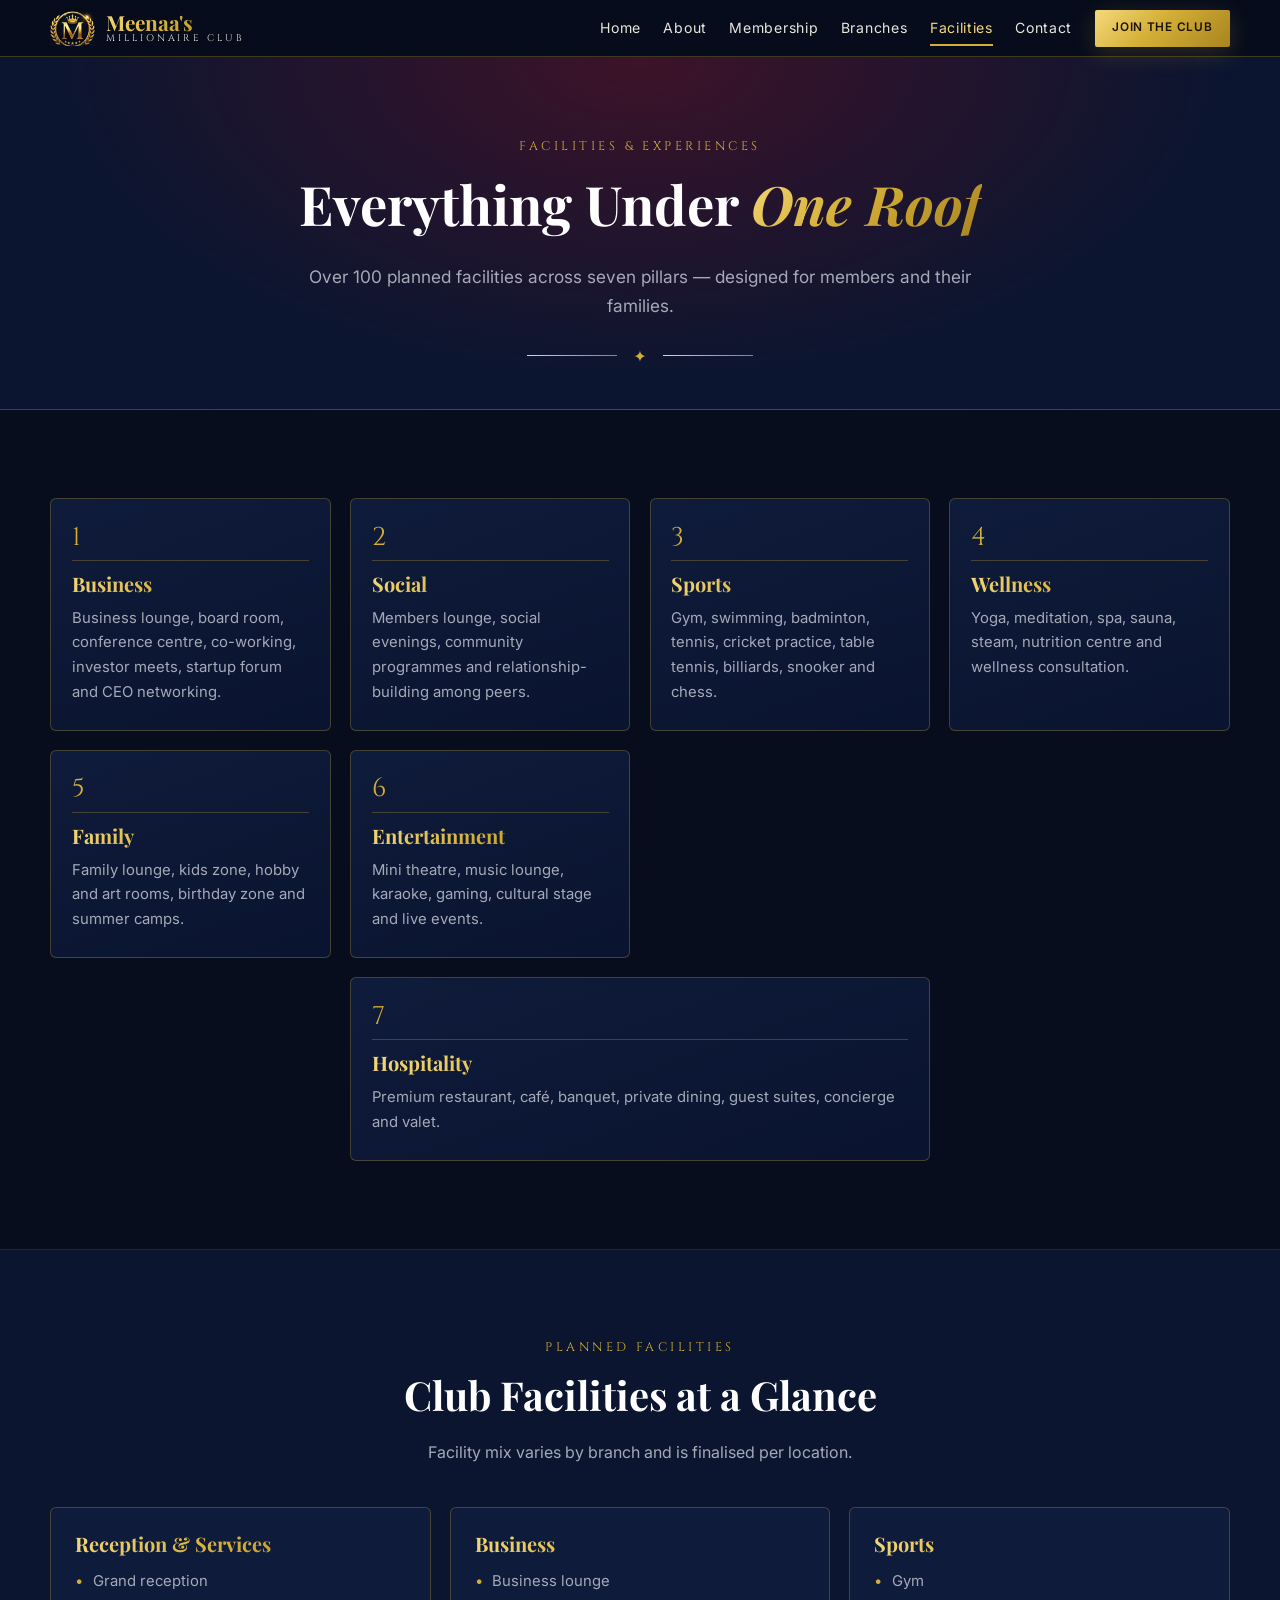
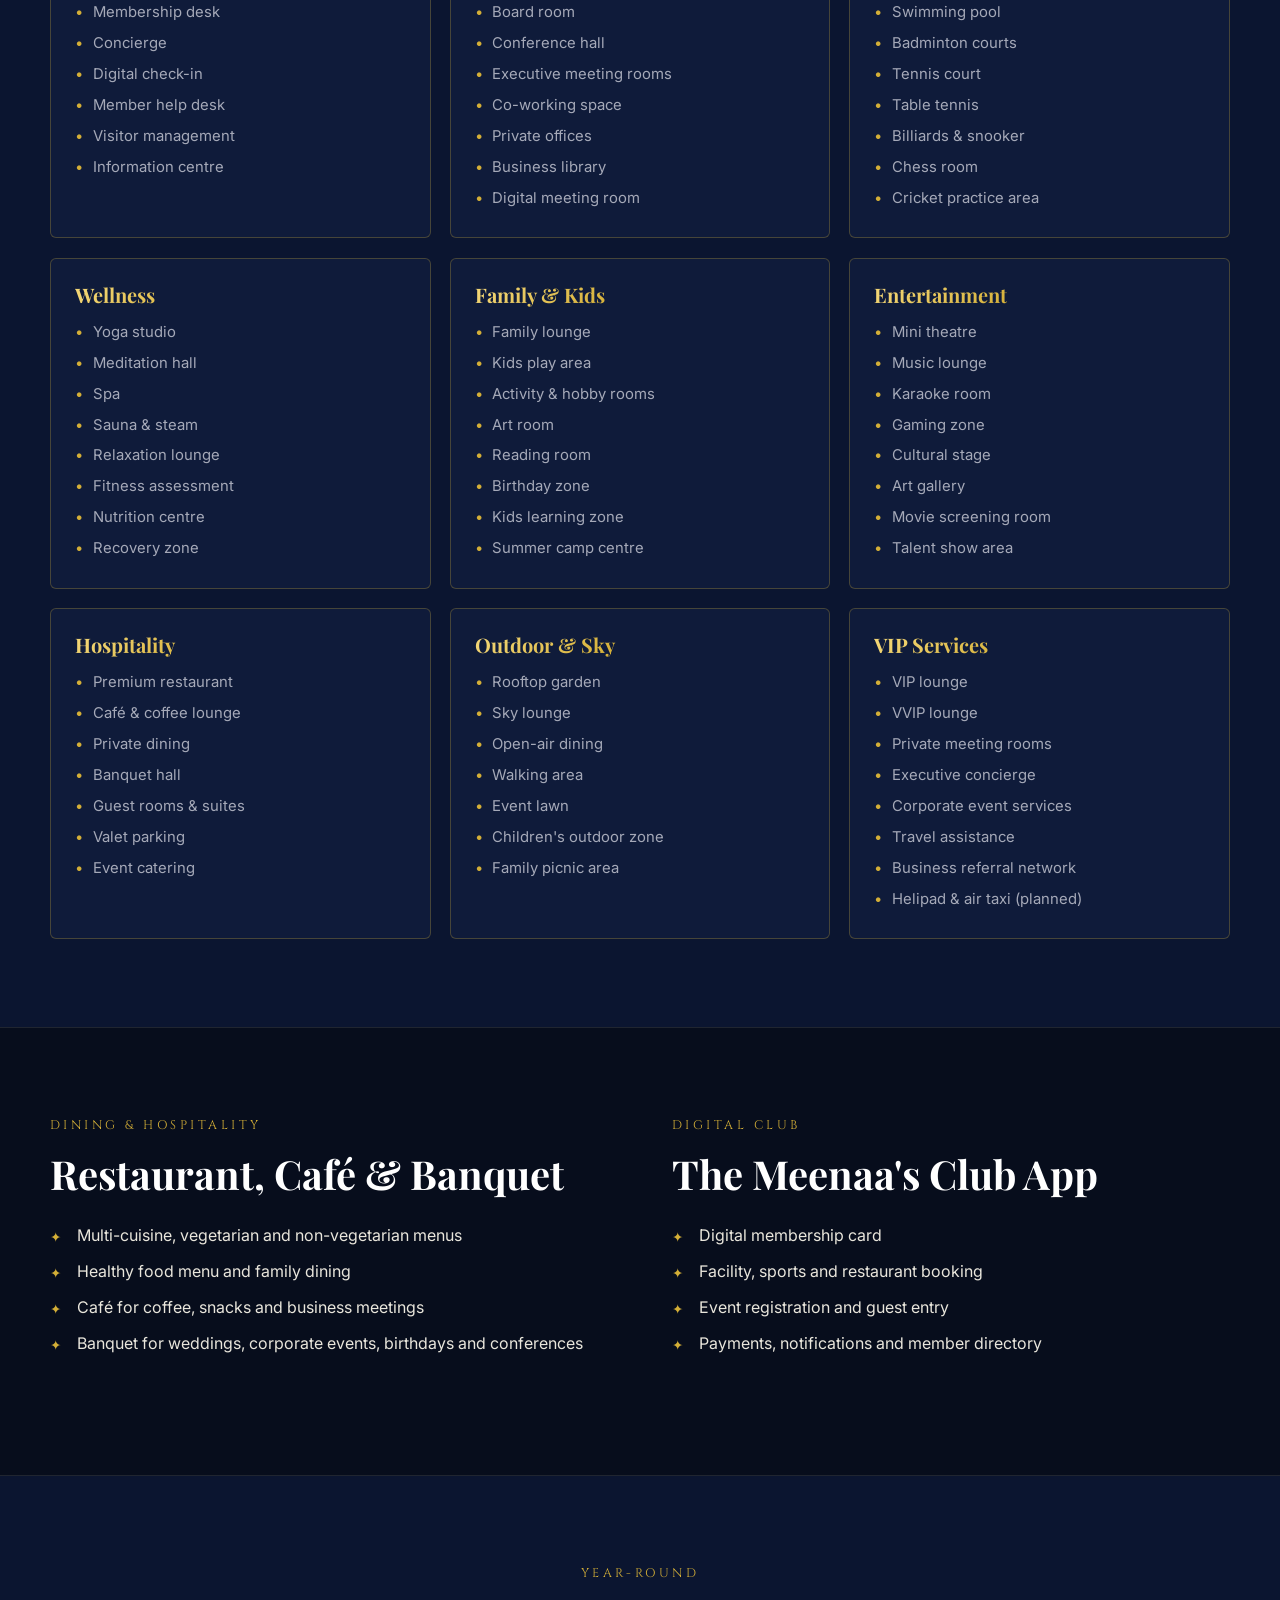
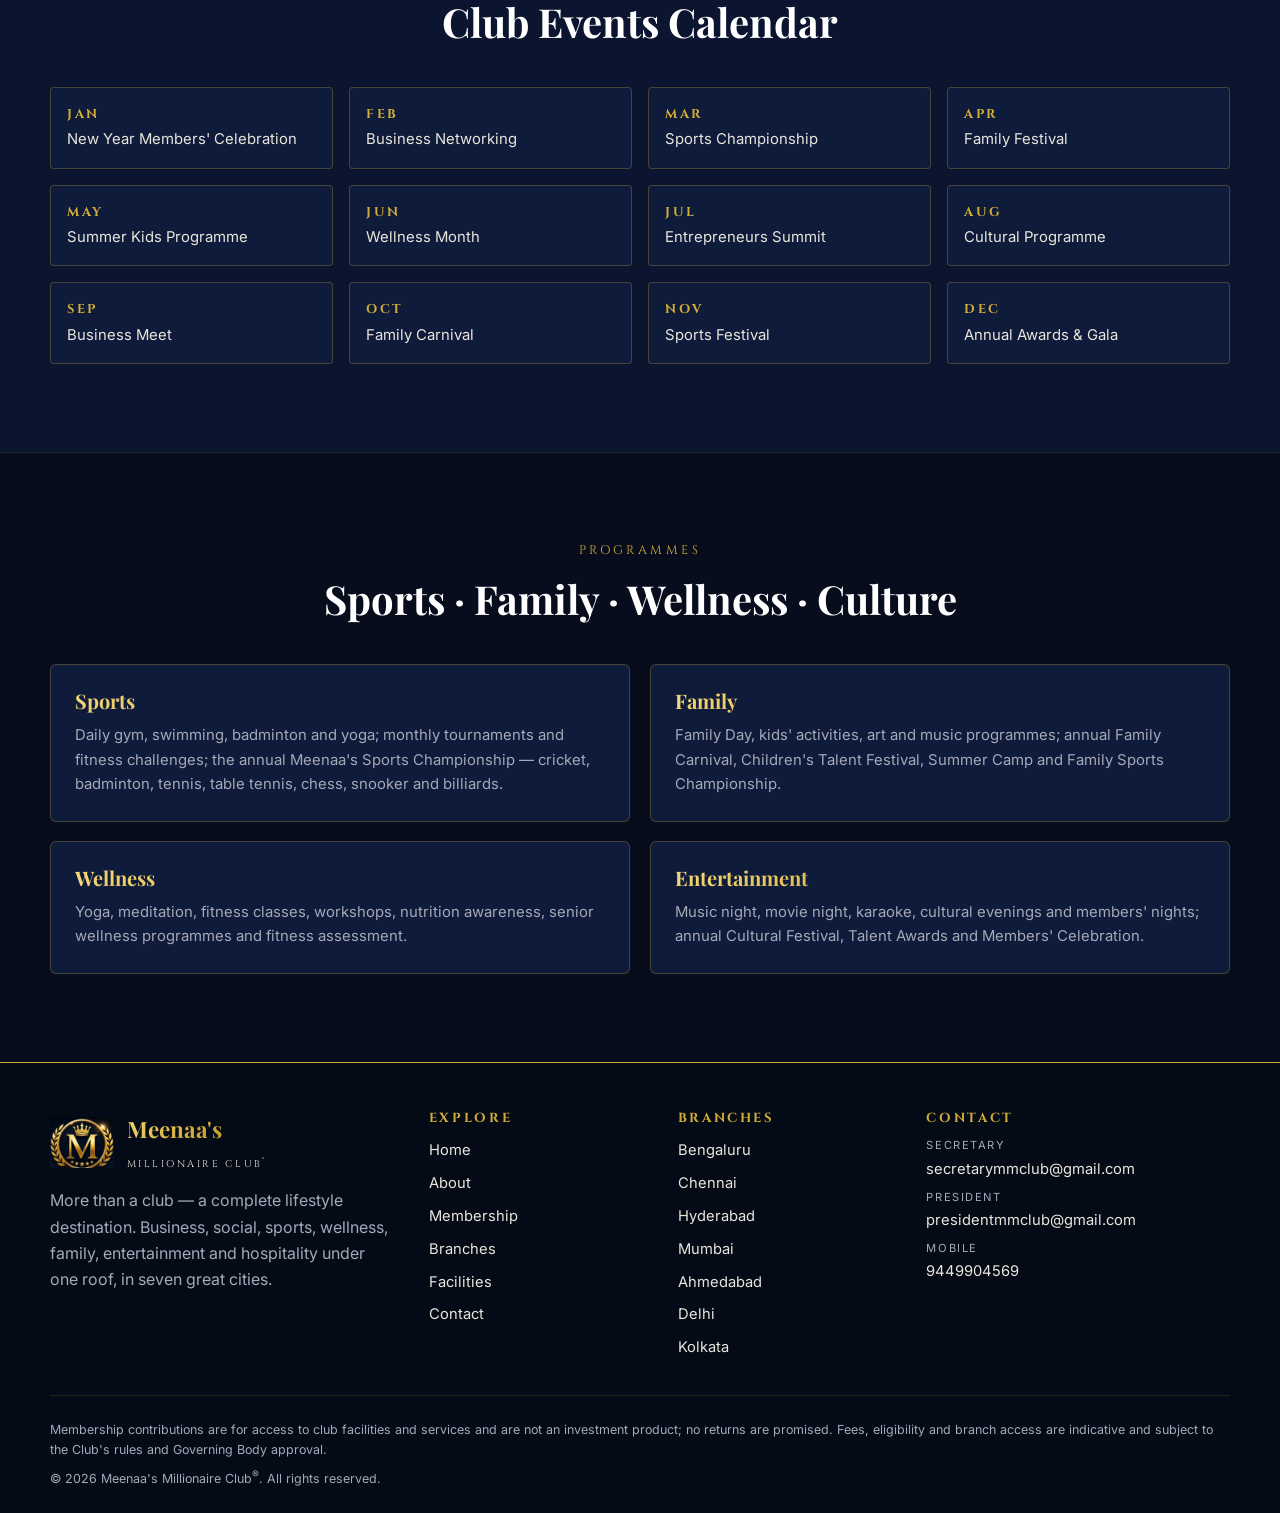
<file: facilities/index.html>
<!DOCTYPE html>
<html lang="en">
<head>
<meta charset="utf-8">
<meta name="viewport" content="width=device-width, initial-scale=1">
<title>Facilities &amp; Experiences — Meenaa&#x27;s Millionaire Club</title>
<meta name="description" content="Business lounges, sports, wellness, family, entertainment and hospitality facilities at Meenaa&#x27;s Millionaire Club.">
<meta name="theme-color" content="#070d1c">
<meta property="og:title" content="Facilities &amp; Experiences — Meenaa&#x27;s Millionaire Club">
<meta property="og:description" content="Business lounges, sports, wellness, family, entertainment and hospitality facilities at Meenaa&#x27;s Millionaire Club.">
<meta property="og:image" content="../assets/img/poster-membership.jpg">
<link rel="icon" href="../assets/img/favicon.png">
<link rel="preconnect" href="https://fonts.googleapis.com">
<link rel="preconnect" href="https://fonts.gstatic.com" crossorigin>
<link href="https://fonts.googleapis.com/css2?family=Cinzel:wght@500;600;700&family=Inter:wght@400;500;600&family=Playfair+Display:ital,wght@0,600;0,700;1,500&display=swap" rel="stylesheet">
<link rel="stylesheet" href="../assets/css/style.css">
</head><body>
<a class="skip" href="#main">Skip to content</a>
<header class="site-header">
  <div class="wrap bar">
    <a class="brand" href="../" aria-label="Meenaa&#x27;s Millionaire Club home">
      <img src="../assets/img/logo.png" alt="" width="46" height="36">
      <span><b>Meenaa's</b><small>Millionaire Club</small></span>
    </a>
    <button class="menu-btn" aria-label="Menu" aria-expanded="false" aria-controls="nav"><i></i><i></i><i></i></button>
    <nav id="nav" class="nav"><a href="../">Home</a><a href="../about/">About</a><a href="../membership/">Membership</a><a href="../branches/">Branches</a><a href="../facilities/" class="active" aria-current="page">Facilities</a><a href="../contact/">Contact</a><a class="btn btn-sm" href="../contact/#enquire">Join the Club</a></nav>
  </div>
</header>
<main id="main"><section class="page-hero"><div class="wrap">
  <p class="kicker">Facilities & Experiences</p><h1>Everything Under <em>One Roof</em></h1><p class="lead">Over 100 planned facilities across seven pillars — designed for members and their families.</p>
  <div class="rule"><span>✦</span></div></div></section>
<section class="sec"><div class="wrap">
  <div class="star-grid"><article class="star reveal"><div class="star-n">1</div><h3>Business</h3><p>Business lounge, board room, conference centre, co-working, investor meets, startup forum and CEO networking.</p></article><article class="star reveal"><div class="star-n">2</div><h3>Social</h3><p>Members lounge, social evenings, community programmes and relationship-building among peers.</p></article><article class="star reveal"><div class="star-n">3</div><h3>Sports</h3><p>Gym, swimming, badminton, tennis, cricket practice, table tennis, billiards, snooker and chess.</p></article><article class="star reveal"><div class="star-n">4</div><h3>Wellness</h3><p>Yoga, meditation, spa, sauna, steam, nutrition centre and wellness consultation.</p></article><article class="star reveal"><div class="star-n">5</div><h3>Family</h3><p>Family lounge, kids zone, hobby and art rooms, birthday zone and summer camps.</p></article><article class="star reveal"><div class="star-n">6</div><h3>Entertainment</h3><p>Mini theatre, music lounge, karaoke, gaming, cultural stage and live events.</p></article><article class="star reveal"><div class="star-n">7</div><h3>Hospitality</h3><p>Premium restaurant, café, banquet, private dining, guest suites, concierge and valet.</p></article></div>
</div></section>
<section class="sec alt"><div class="wrap">
  <div class="sec-head reveal"><p class="kicker">Planned Facilities</p><h2>Club Facilities at a Glance</h2>
  <p>Facility mix varies by branch and is finalised per location.</p></div>
  <div class="fac-grid"><article class="fac reveal"><h3>Reception & Services</h3><ul><li>Grand reception</li><li>Membership desk</li><li>Concierge</li><li>Digital check-in</li><li>Member help desk</li><li>Visitor management</li><li>Information centre</li></ul></article><article class="fac reveal"><h3>Business</h3><ul><li>Business lounge</li><li>Board room</li><li>Conference hall</li><li>Executive meeting rooms</li><li>Co-working space</li><li>Private offices</li><li>Business library</li><li>Digital meeting room</li></ul></article><article class="fac reveal"><h3>Sports</h3><ul><li>Gym</li><li>Swimming pool</li><li>Badminton courts</li><li>Tennis court</li><li>Table tennis</li><li>Billiards & snooker</li><li>Chess room</li><li>Cricket practice area</li></ul></article><article class="fac reveal"><h3>Wellness</h3><ul><li>Yoga studio</li><li>Meditation hall</li><li>Spa</li><li>Sauna & steam</li><li>Relaxation lounge</li><li>Fitness assessment</li><li>Nutrition centre</li><li>Recovery zone</li></ul></article><article class="fac reveal"><h3>Family & Kids</h3><ul><li>Family lounge</li><li>Kids play area</li><li>Activity & hobby rooms</li><li>Art room</li><li>Reading room</li><li>Birthday zone</li><li>Kids learning zone</li><li>Summer camp centre</li></ul></article><article class="fac reveal"><h3>Entertainment</h3><ul><li>Mini theatre</li><li>Music lounge</li><li>Karaoke room</li><li>Gaming zone</li><li>Cultural stage</li><li>Art gallery</li><li>Movie screening room</li><li>Talent show area</li></ul></article><article class="fac reveal"><h3>Hospitality</h3><ul><li>Premium restaurant</li><li>Café & coffee lounge</li><li>Private dining</li><li>Banquet hall</li><li>Guest rooms & suites</li><li>Valet parking</li><li>Event catering</li></ul></article><article class="fac reveal"><h3>Outdoor & Sky</h3><ul><li>Rooftop garden</li><li>Sky lounge</li><li>Open-air dining</li><li>Walking area</li><li>Event lawn</li><li>Children's outdoor zone</li><li>Family picnic area</li></ul></article><article class="fac reveal"><h3>VIP Services</h3><ul><li>VIP lounge</li><li>VVIP lounge</li><li>Private meeting rooms</li><li>Executive concierge</li><li>Corporate event services</li><li>Travel assistance</li><li>Business referral network</li><li>Helipad & air taxi (planned)</li></ul></article></div>
</div></section>
<section class="sec"><div class="wrap split">
  <div class="reveal"><p class="kicker">Dining &amp; Hospitality</p><h2>Restaurant, Café &amp; Banquet</h2>
    <ul class="ticks"><li>Multi-cuisine, vegetarian and non-vegetarian menus</li><li>Healthy food menu and family dining</li><li>Café for coffee, snacks and business meetings</li><li>Banquet for weddings, corporate events, birthdays and conferences</li></ul></div>
  <div class="reveal"><p class="kicker">Digital Club</p><h2>The Meenaa's Club App</h2>
    <ul class="ticks"><li>Digital membership card</li><li>Facility, sports and restaurant booking</li><li>Event registration and guest entry</li><li>Payments, notifications and member directory</li></ul></div>
</div></section>
<section class="sec alt"><div class="wrap">
  <div class="sec-head reveal"><p class="kicker">Year-round</p><h2>Club Events Calendar</h2></div>
  <div class="ev-grid reveal"><div class="ev"><b>Jan</b><span>New Year Members' Celebration</span></div><div class="ev"><b>Feb</b><span>Business Networking</span></div><div class="ev"><b>Mar</b><span>Sports Championship</span></div><div class="ev"><b>Apr</b><span>Family Festival</span></div><div class="ev"><b>May</b><span>Summer Kids Programme</span></div><div class="ev"><b>Jun</b><span>Wellness Month</span></div><div class="ev"><b>Jul</b><span>Entrepreneurs Summit</span></div><div class="ev"><b>Aug</b><span>Cultural Programme</span></div><div class="ev"><b>Sep</b><span>Business Meet</span></div><div class="ev"><b>Oct</b><span>Family Carnival</span></div><div class="ev"><b>Nov</b><span>Sports Festival</span></div><div class="ev"><b>Dec</b><span>Annual Awards & Gala</span></div></div>
</div></section>
<section class="sec"><div class="wrap">
  <div class="sec-head reveal"><p class="kicker">Programmes</p><h2>Sports · Family · Wellness · Culture</h2></div>
  <div class="prog-grid">
    <article class="fac reveal"><h3>Sports</h3><p>Daily gym, swimming, badminton and yoga; monthly tournaments and fitness challenges; the annual Meenaa's Sports Championship — cricket, badminton, tennis, table tennis, chess, snooker and billiards.</p></article>
    <article class="fac reveal"><h3>Family</h3><p>Family Day, kids' activities, art and music programmes; annual Family Carnival, Children's Talent Festival, Summer Camp and Family Sports Championship.</p></article>
    <article class="fac reveal"><h3>Wellness</h3><p>Yoga, meditation, fitness classes, workshops, nutrition awareness, senior wellness programmes and fitness assessment.</p></article>
    <article class="fac reveal"><h3>Entertainment</h3><p>Music night, movie night, karaoke, cultural evenings and members' nights; annual Cultural Festival, Talent Awards and Members' Celebration.</p></article>
  </div>
</div></section>
</main>
<footer class="site-footer">
  <div class="wrap foot-grid">
    <div>
      <div class="foot-brand"><img src="../assets/img/logo.png" alt="" width="64" height="51"><div><b>Meenaa's</b><small>Millionaire Club<sup>®</sup></small></div></div>
      <p class="muted">More than a club — a complete lifestyle destination. Business, social, sports, wellness, family, entertainment and hospitality under one roof, in seven great cities.</p>
    </div>
    <div><h4>Explore</h4><ul><li><a href="../">Home</a></li><li><a href="../about/">About</a></li><li><a href="../membership/">Membership</a></li><li><a href="../branches/">Branches</a></li><li><a href="../facilities/">Facilities</a></li><li><a href="../contact/">Contact</a></li></ul></div>
    <div><h4>Branches</h4><ul><li><a href="../branches/#bengaluru">Bengaluru</a></li><li><a href="../branches/#chennai">Chennai</a></li><li><a href="../branches/#hyderabad">Hyderabad</a></li><li><a href="../branches/#mumbai">Mumbai</a></li><li><a href="../branches/#ahmedabad">Ahmedabad</a></li><li><a href="../branches/#delhi">Delhi</a></li><li><a href="../branches/#kolkata">Kolkata</a></li></ul></div>
    <div><h4>Contact</h4>
      <ul class="contact-list">
        <li><span>Secretary</span><a href="mailto:secretarymmclub@gmail.com">secretarymmclub@gmail.com</a></li>
        <li><span>President</span><a href="mailto:presidentmmclub@gmail.com">presidentmmclub@gmail.com</a></li>
        <li><span>Mobile</span><a href="tel:+919449904569">9449904569</a></li>
      </ul>
    </div>
  </div>
  <div class="wrap fine">
    <p>Membership contributions are for access to club facilities and services and are not an investment product; no returns are promised. Fees, eligibility and branch access are indicative and subject to the Club's rules and Governing Body approval.</p>
    <p>© <span id="yr">2026</span> Meenaa&#x27;s Millionaire Club<sup>®</sup>. All rights reserved.</p>
  </div>
</footer>
<script src="../assets/js/main.js"></script>
</body>
</html>
</file>
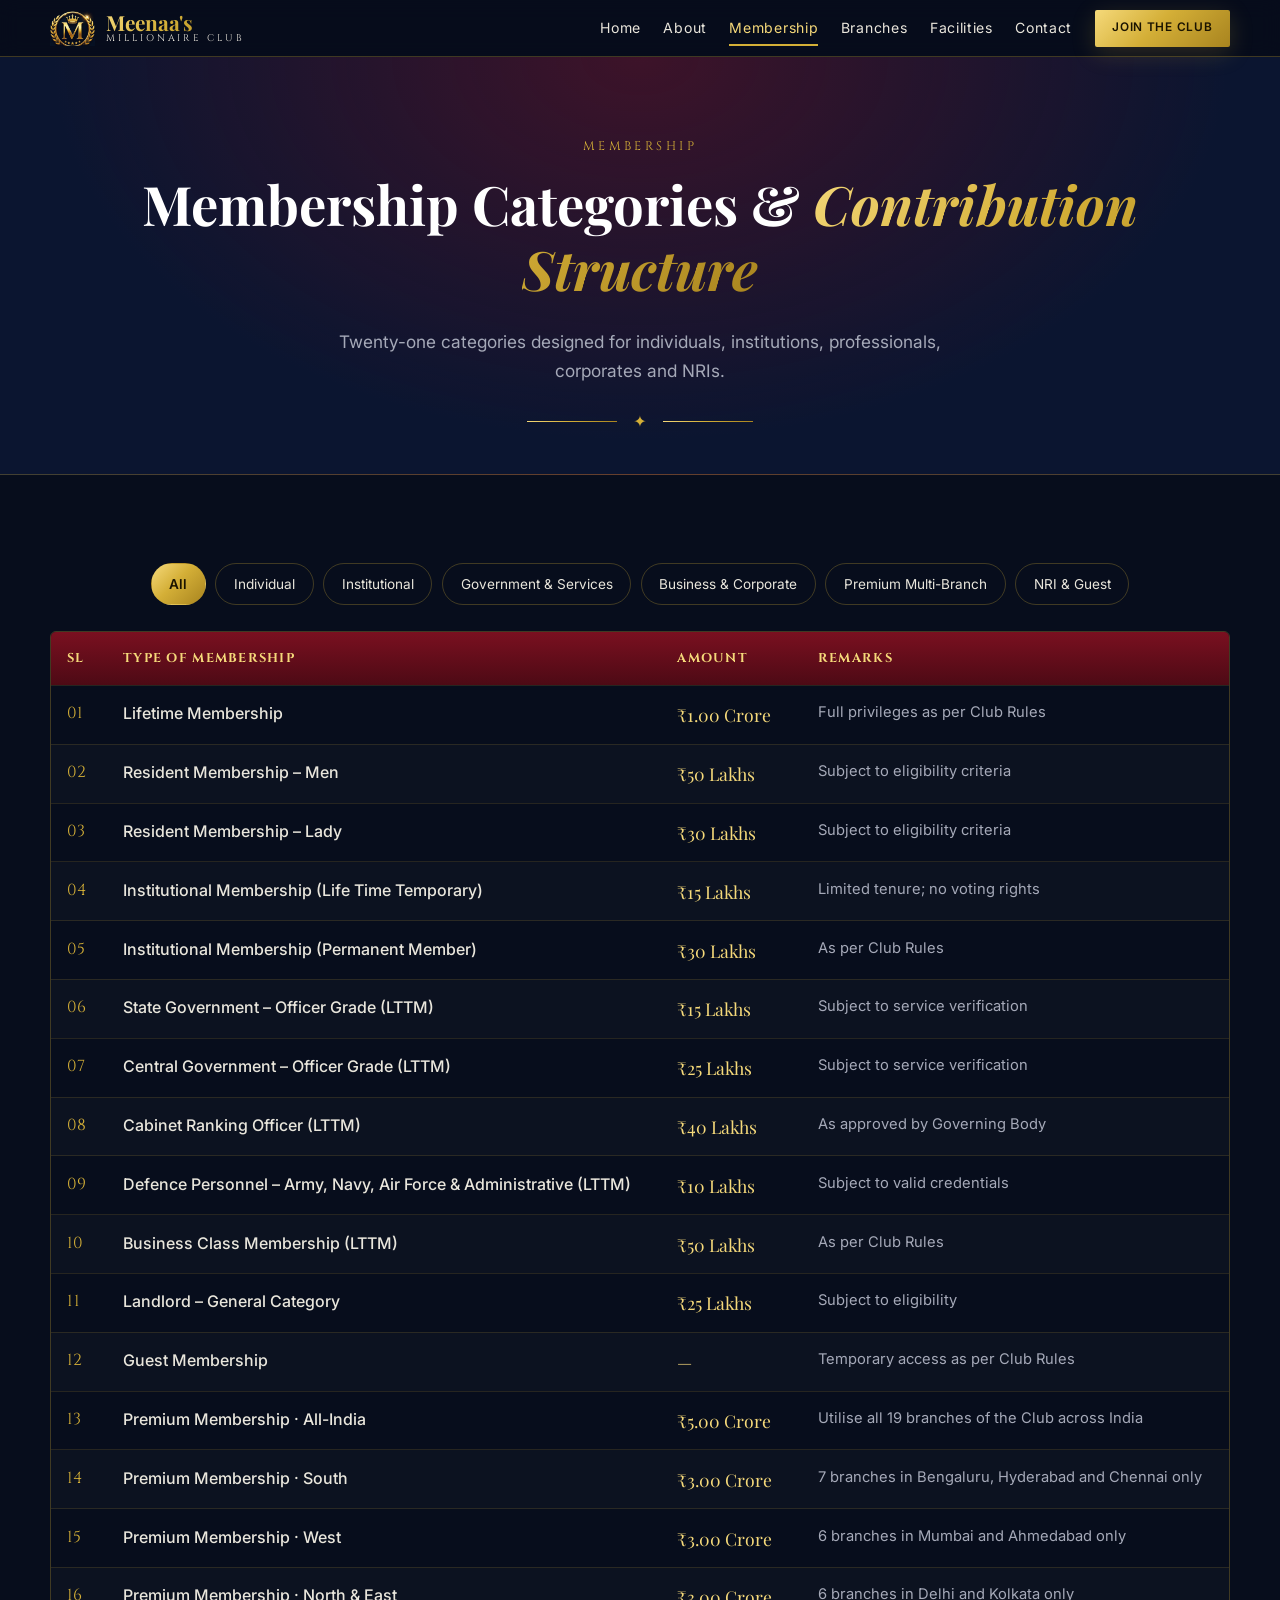
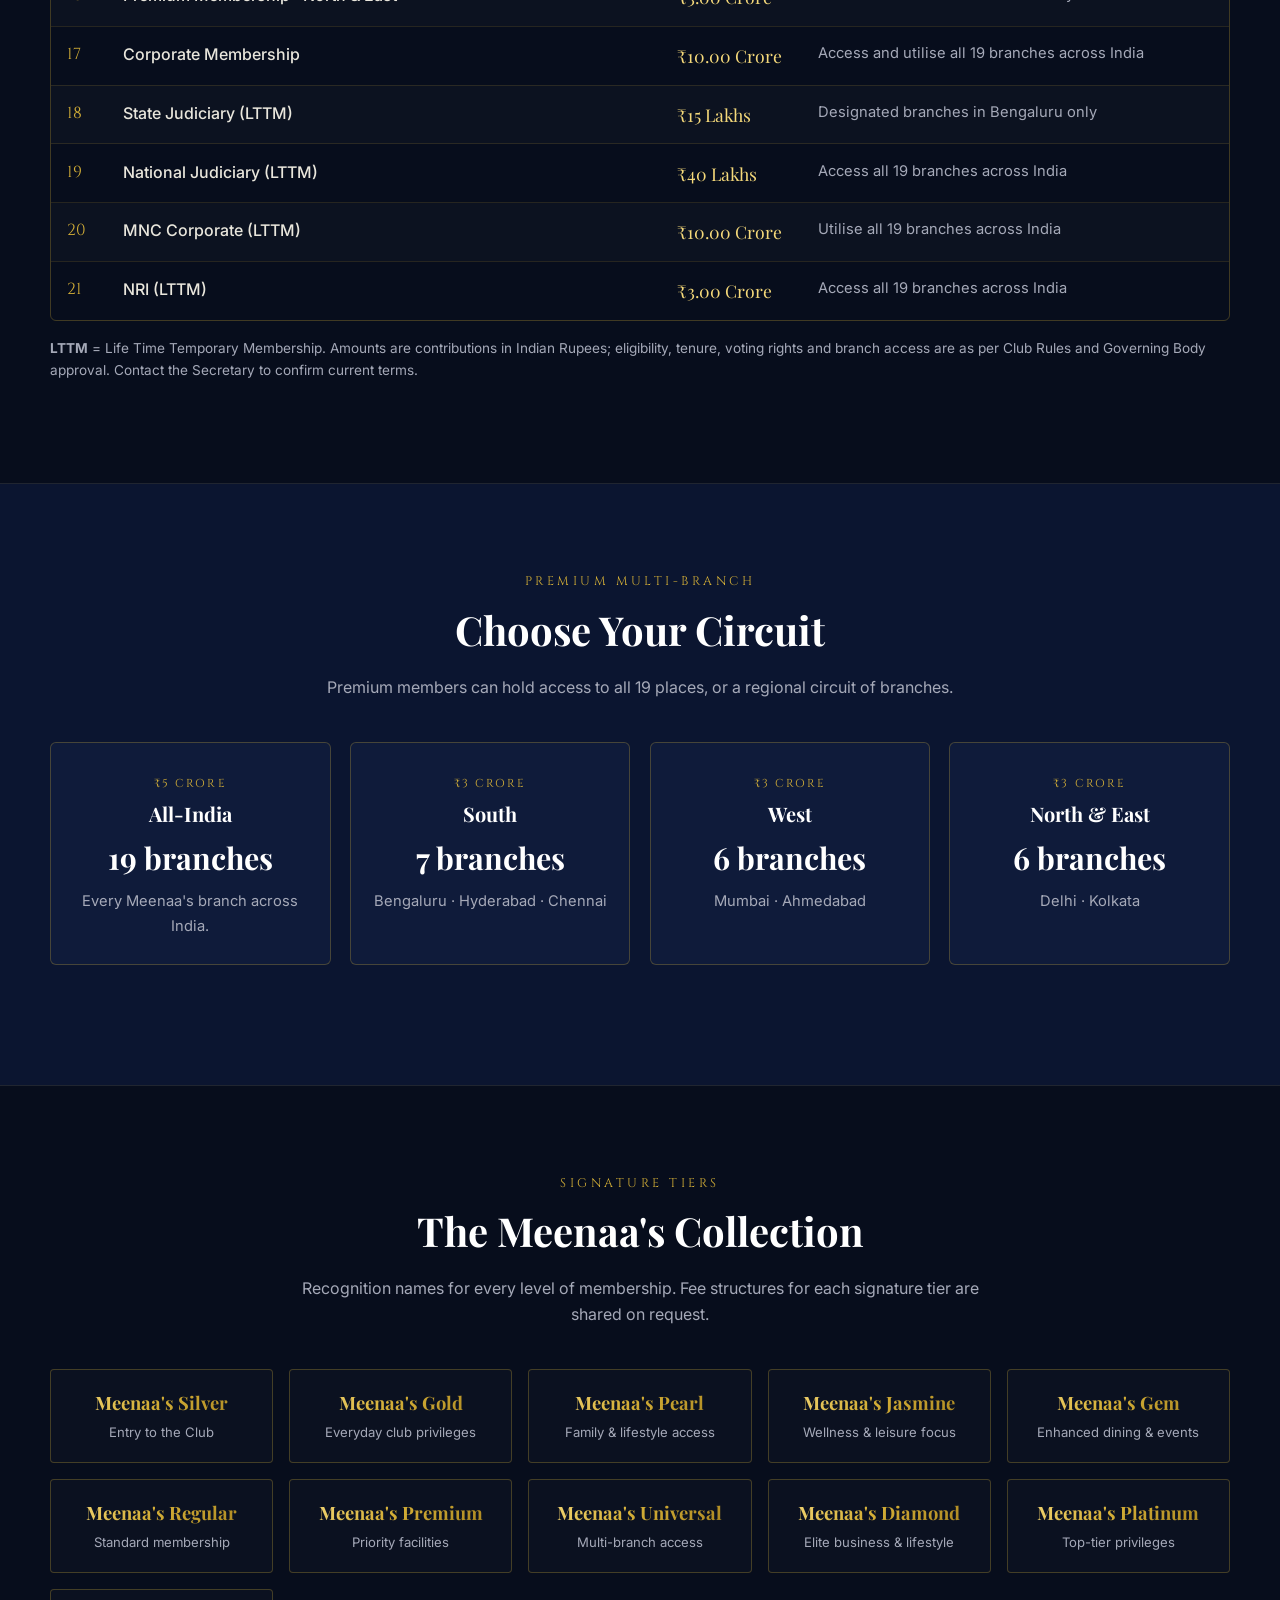
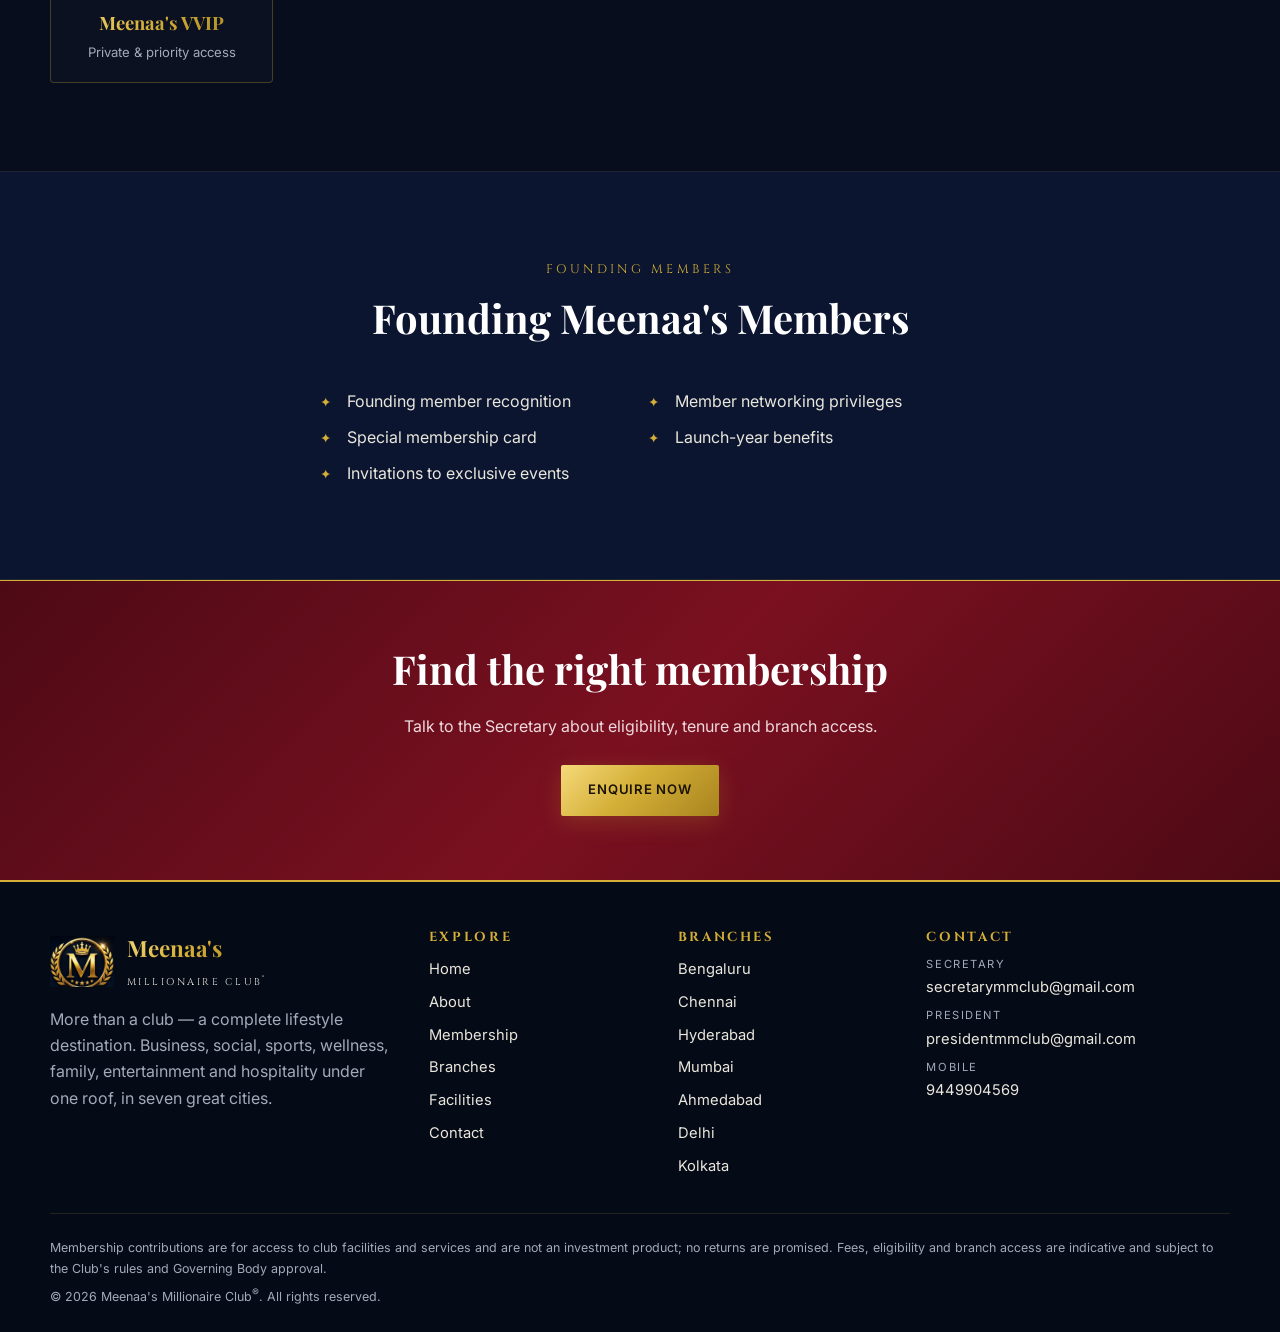
<file: membership/index.html>
<!DOCTYPE html>
<html lang="en">
<head>
<meta charset="utf-8">
<meta name="viewport" content="width=device-width, initial-scale=1">
<title>Membership &amp; Fees — Meenaa&#x27;s Millionaire Club</title>
<meta name="description" content="Membership categories and contribution structure for Meenaa&#x27;s Millionaire Club — lifetime, resident, premium, corporate, NRI and more.">
<meta name="theme-color" content="#070d1c">
<meta property="og:title" content="Membership &amp; Fees — Meenaa&#x27;s Millionaire Club">
<meta property="og:description" content="Membership categories and contribution structure for Meenaa&#x27;s Millionaire Club — lifetime, resident, premium, corporate, NRI and more.">
<meta property="og:image" content="../assets/img/poster-membership.jpg">
<link rel="icon" href="../assets/img/favicon.png">
<link rel="preconnect" href="https://fonts.googleapis.com">
<link rel="preconnect" href="https://fonts.gstatic.com" crossorigin>
<link href="https://fonts.googleapis.com/css2?family=Cinzel:wght@500;600;700&family=Inter:wght@400;500;600&family=Playfair+Display:ital,wght@0,600;0,700;1,500&display=swap" rel="stylesheet">
<link rel="stylesheet" href="../assets/css/style.css">
</head><body>
<a class="skip" href="#main">Skip to content</a>
<header class="site-header">
  <div class="wrap bar">
    <a class="brand" href="../" aria-label="Meenaa&#x27;s Millionaire Club home">
      <img src="../assets/img/logo.png" alt="" width="46" height="36">
      <span><b>Meenaa's</b><small>Millionaire Club</small></span>
    </a>
    <button class="menu-btn" aria-label="Menu" aria-expanded="false" aria-controls="nav"><i></i><i></i><i></i></button>
    <nav id="nav" class="nav"><a href="../">Home</a><a href="../about/">About</a><a href="../membership/" class="active" aria-current="page">Membership</a><a href="../branches/">Branches</a><a href="../facilities/">Facilities</a><a href="../contact/">Contact</a><a class="btn btn-sm" href="../contact/#enquire">Join the Club</a></nav>
  </div>
</header>
<main id="main"><section class="page-hero"><div class="wrap">
  <p class="kicker">Membership</p><h1>Membership Categories &amp; <em>Contribution Structure</em></h1><p class="lead">Twenty-one categories designed for individuals, institutions, professionals, corporates and NRIs.</p>
  <div class="rule"><span>✦</span></div></div></section>
<section class="sec"><div class="wrap">
  <div class="chips" role="group" aria-label="Filter membership categories"><button class="chip on" data-f="all">All</button><button class="chip" data-f="individual">Individual</button><button class="chip" data-f="institutional">Institutional</button><button class="chip" data-f="government">Government & Services</button><button class="chip" data-f="business">Business & Corporate</button><button class="chip" data-f="premium">Premium Multi-Branch</button><button class="chip" data-f="special">NRI & Guest</button></div>
  <div class="tbl-wrap reveal">
    <table class="fees" id="fees">
      <thead><tr><th>Sl</th><th>Type of Membership</th><th>Amount</th><th>Remarks</th></tr></thead>
      <tbody><tr data-cat="individual"><td class="sl">01</td><td class="nm">Lifetime Membership</td><td class="amt">₹1.00 Crore</td><td class="rm">Full privileges as per Club Rules</td></tr><tr data-cat="individual"><td class="sl">02</td><td class="nm">Resident Membership – Men</td><td class="amt">₹50 Lakhs</td><td class="rm">Subject to eligibility criteria</td></tr><tr data-cat="individual"><td class="sl">03</td><td class="nm">Resident Membership – Lady</td><td class="amt">₹30 Lakhs</td><td class="rm">Subject to eligibility criteria</td></tr><tr data-cat="institutional"><td class="sl">04</td><td class="nm">Institutional Membership (Life Time Temporary)</td><td class="amt">₹15 Lakhs</td><td class="rm">Limited tenure; no voting rights</td></tr><tr data-cat="institutional"><td class="sl">05</td><td class="nm">Institutional Membership (Permanent Member)</td><td class="amt">₹30 Lakhs</td><td class="rm">As per Club Rules</td></tr><tr data-cat="government"><td class="sl">06</td><td class="nm">State Government – Officer Grade (LTTM)</td><td class="amt">₹15 Lakhs</td><td class="rm">Subject to service verification</td></tr><tr data-cat="government"><td class="sl">07</td><td class="nm">Central Government – Officer Grade (LTTM)</td><td class="amt">₹25 Lakhs</td><td class="rm">Subject to service verification</td></tr><tr data-cat="government"><td class="sl">08</td><td class="nm">Cabinet Ranking Officer (LTTM)</td><td class="amt">₹40 Lakhs</td><td class="rm">As approved by Governing Body</td></tr><tr data-cat="government"><td class="sl">09</td><td class="nm">Defence Personnel – Army, Navy, Air Force &amp; Administrative (LTTM)</td><td class="amt">₹10 Lakhs</td><td class="rm">Subject to valid credentials</td></tr><tr data-cat="business"><td class="sl">10</td><td class="nm">Business Class Membership (LTTM)</td><td class="amt">₹50 Lakhs</td><td class="rm">As per Club Rules</td></tr><tr data-cat="individual"><td class="sl">11</td><td class="nm">Landlord – General Category</td><td class="amt">₹25 Lakhs</td><td class="rm">Subject to eligibility</td></tr><tr data-cat="special"><td class="sl">12</td><td class="nm">Guest Membership</td><td class="amt">—</td><td class="rm">Temporary access as per Club Rules</td></tr><tr data-cat="premium"><td class="sl">13</td><td class="nm">Premium Membership · All-India</td><td class="amt">₹5.00 Crore</td><td class="rm">Utilise all 19 branches of the Club across India</td></tr><tr data-cat="premium"><td class="sl">14</td><td class="nm">Premium Membership · South</td><td class="amt">₹3.00 Crore</td><td class="rm">7 branches in Bengaluru, Hyderabad and Chennai only</td></tr><tr data-cat="premium"><td class="sl">15</td><td class="nm">Premium Membership · West</td><td class="amt">₹3.00 Crore</td><td class="rm">6 branches in Mumbai and Ahmedabad only</td></tr><tr data-cat="premium"><td class="sl">16</td><td class="nm">Premium Membership · North &amp; East</td><td class="amt">₹3.00 Crore</td><td class="rm">6 branches in Delhi and Kolkata only</td></tr><tr data-cat="business"><td class="sl">17</td><td class="nm">Corporate Membership</td><td class="amt">₹10.00 Crore</td><td class="rm">Access and utilise all 19 branches across India</td></tr><tr data-cat="government"><td class="sl">18</td><td class="nm">State Judiciary (LTTM)</td><td class="amt">₹15 Lakhs</td><td class="rm">Designated branches in Bengaluru only</td></tr><tr data-cat="government"><td class="sl">19</td><td class="nm">National Judiciary (LTTM)</td><td class="amt">₹40 Lakhs</td><td class="rm">Access all 19 branches across India</td></tr><tr data-cat="business"><td class="sl">20</td><td class="nm">MNC Corporate (LTTM)</td><td class="amt">₹10.00 Crore</td><td class="rm">Utilise all 19 branches across India</td></tr><tr data-cat="special"><td class="sl">21</td><td class="nm">NRI (LTTM)</td><td class="amt">₹3.00 Crore</td><td class="rm">Access all 19 branches across India</td></tr></tbody>
    </table>
  </div>
  <p class="note"><b>LTTM</b> = Life Time Temporary Membership. Amounts are contributions in Indian Rupees; eligibility, tenure, voting rights and branch access are as per Club Rules and Governing Body approval. Contact the Secretary to confirm current terms.</p>
</div></section>

<section class="sec alt"><div class="wrap">
  <div class="sec-head reveal"><p class="kicker">Premium Multi-Branch</p><h2>Choose Your Circuit</h2>
  <p>Premium members can hold access to all 19 places, or a regional circuit of branches.</p></div>
  <div class="circuits">
    <article class="circ reveal"><span class="hl-k">₹5 Crore</span><h3>All-India</h3><b>19 branches</b><p>Every Meenaa's branch across India.</p></article>
    <article class="circ reveal"><span class="hl-k">₹3 Crore</span><h3>South</h3><b>7 branches</b><p>Bengaluru · Hyderabad · Chennai</p></article>
    <article class="circ reveal"><span class="hl-k">₹3 Crore</span><h3>West</h3><b>6 branches</b><p>Mumbai · Ahmedabad</p></article>
    <article class="circ reveal"><span class="hl-k">₹3 Crore</span><h3>North &amp; East</h3><b>6 branches</b><p>Delhi · Kolkata</p></article>
  </div>
</div></section>

<section class="sec"><div class="wrap">
  <div class="sec-head reveal"><p class="kicker">Signature Tiers</p><h2>The Meenaa's Collection</h2>
  <p>Recognition names for every level of membership. Fee structures for each signature tier are shared on request.</p></div>
  <div class="sig-grid reveal"><div class="sig"><b>Meenaa's Silver</b><span>Entry to the Club</span></div><div class="sig"><b>Meenaa's Gold</b><span>Everyday club privileges</span></div><div class="sig"><b>Meenaa's Pearl</b><span>Family & lifestyle access</span></div><div class="sig"><b>Meenaa's Jasmine</b><span>Wellness & leisure focus</span></div><div class="sig"><b>Meenaa's Gem</b><span>Enhanced dining & events</span></div><div class="sig"><b>Meenaa's Regular</b><span>Standard membership</span></div><div class="sig"><b>Meenaa's Premium</b><span>Priority facilities</span></div><div class="sig"><b>Meenaa's Universal</b><span>Multi-branch access</span></div><div class="sig"><b>Meenaa's Diamond</b><span>Elite business & lifestyle</span></div><div class="sig"><b>Meenaa's Platinum</b><span>Top-tier privileges</span></div><div class="sig"><b>Meenaa's VVIP</b><span>Private & priority access</span></div></div>
</div></section>

<section class="sec alt"><div class="wrap">
  <div class="sec-head reveal"><p class="kicker">Founding Members</p><h2>Founding Meenaa's Members</h2></div>
  <ul class="ticks cols reveal"><li>Founding member recognition</li><li>Special membership card</li><li>Invitations to exclusive events</li><li>Member networking privileges</li><li>Launch-year benefits</li></ul>
</div></section>

<section class="cta-band"><div class="wrap reveal">
  <h2>Find the right membership</h2><p>Talk to the Secretary about eligibility, tenure and branch access.</p>
  <div class="cta"><a class="btn" href="../contact/#enquire">Enquire Now</a></div>
</div></section>
</main>
<footer class="site-footer">
  <div class="wrap foot-grid">
    <div>
      <div class="foot-brand"><img src="../assets/img/logo.png" alt="" width="64" height="51"><div><b>Meenaa's</b><small>Millionaire Club<sup>®</sup></small></div></div>
      <p class="muted">More than a club — a complete lifestyle destination. Business, social, sports, wellness, family, entertainment and hospitality under one roof, in seven great cities.</p>
    </div>
    <div><h4>Explore</h4><ul><li><a href="../">Home</a></li><li><a href="../about/">About</a></li><li><a href="../membership/">Membership</a></li><li><a href="../branches/">Branches</a></li><li><a href="../facilities/">Facilities</a></li><li><a href="../contact/">Contact</a></li></ul></div>
    <div><h4>Branches</h4><ul><li><a href="../branches/#bengaluru">Bengaluru</a></li><li><a href="../branches/#chennai">Chennai</a></li><li><a href="../branches/#hyderabad">Hyderabad</a></li><li><a href="../branches/#mumbai">Mumbai</a></li><li><a href="../branches/#ahmedabad">Ahmedabad</a></li><li><a href="../branches/#delhi">Delhi</a></li><li><a href="../branches/#kolkata">Kolkata</a></li></ul></div>
    <div><h4>Contact</h4>
      <ul class="contact-list">
        <li><span>Secretary</span><a href="mailto:secretarymmclub@gmail.com">secretarymmclub@gmail.com</a></li>
        <li><span>President</span><a href="mailto:presidentmmclub@gmail.com">presidentmmclub@gmail.com</a></li>
        <li><span>Mobile</span><a href="tel:+919449904569">9449904569</a></li>
      </ul>
    </div>
  </div>
  <div class="wrap fine">
    <p>Membership contributions are for access to club facilities and services and are not an investment product; no returns are promised. Fees, eligibility and branch access are indicative and subject to the Club's rules and Governing Body approval.</p>
    <p>© <span id="yr">2026</span> Meenaa&#x27;s Millionaire Club<sup>®</sup>. All rights reserved.</p>
  </div>
</footer>
<script src="../assets/js/main.js"></script>
</body>
</html>
</file>
<file: assets/css/style.css>
:root{
  --bg:#070d1c; --bg2:#0b1530; --panel:#0f1b3a; --line:rgba(212,175,55,.28);
  --gold:#d4af37; --gold-l:#f5d97a; --gold-d:#a8841f; --wine:#7a1020; --wine-d:#4d0a15;
  --txt:#e9e6dc; --muted:#a5a9b8;
  --gold-grad:linear-gradient(135deg,#f5d97a 0%,#d4af37 45%,#a8841f 100%);
  --serif:'Playfair Display',Georgia,serif; --display:'Cinzel','Playfair Display',serif;
  --sans:'Inter',system-ui,-apple-system,'Segoe UI',Roboto,sans-serif;
}
*{box-sizing:border-box}
html{scroll-behavior:smooth}
body{margin:0;background:var(--bg);color:var(--txt);font:16px/1.65 var(--sans);-webkit-font-smoothing:antialiased}
img{max-width:100%;display:block}
a{color:var(--gold-l);text-decoration:none}
a:hover{color:#fff}
h1,h2,h3,h4{font-family:var(--serif);line-height:1.2;margin:0 0 .5em;color:#fff;font-weight:700}
h2{font-size:clamp(1.7rem,3.4vw,2.5rem)}
h3{font-size:1.25rem}
em{font-style:italic;background:var(--gold-grad);-webkit-background-clip:text;background-clip:text;color:transparent}
p{margin:0 0 1em}
ul,ol{margin:0;padding:0}
.wrap{width:min(1180px,100% - 2rem);margin-inline:auto}
.skip{position:absolute;left:-999px;top:0;background:var(--gold);color:#000;padding:.6rem 1rem;z-index:100}
.skip:focus{left:0}
.muted{color:var(--muted)} .small{font-size:.85rem} .center{text-align:center}
.kicker{font-family:var(--display);letter-spacing:.28em;text-transform:uppercase;font-size:.78rem;color:var(--gold);margin-bottom:.8rem}

/* buttons */
.btn{display:inline-block;background:var(--gold-grad);color:#1a1300;font-weight:600;letter-spacing:.06em;text-transform:uppercase;font-size:.82rem;padding:.9rem 1.7rem;border-radius:2px;border:0;cursor:pointer;transition:transform .2s,box-shadow .2s;box-shadow:0 6px 24px rgba(212,175,55,.2)}
.btn:hover{transform:translateY(-2px);color:#000;box-shadow:0 10px 30px rgba(212,175,55,.35)}
.btn-ghost{background:transparent;color:var(--gold-l);border:1px solid var(--gold);box-shadow:none}
.btn-ghost:hover{background:rgba(212,175,55,.12);color:#fff}
.btn-sm{padding:.55rem 1.1rem;font-size:.74rem}
.btn.wa{background:#1f8f4e;color:#fff;margin:.5rem 0 1rem}
.cta{display:flex;gap:1rem;flex-wrap:wrap;justify-content:center;margin-top:1.6rem}

/* header */
.site-header{position:sticky;top:0;z-index:50;background:rgba(7,13,28,.92);backdrop-filter:blur(10px);border-bottom:1px solid var(--line)}
.bar{display:flex;align-items:center;justify-content:space-between;gap:1rem;padding-block:.6rem}
.brand{display:flex;align-items:center;gap:.7rem;color:#fff}
.brand img{height:36px;width:auto;mix-blend-mode:lighten}
.brand span{display:flex;flex-direction:column;line-height:1.05}
.brand b{font-family:var(--serif);font-size:1.3rem;background:var(--gold-grad);-webkit-background-clip:text;background-clip:text;color:transparent}
.brand small{font-family:var(--display);font-size:.6rem;letter-spacing:.3em;text-transform:uppercase;color:var(--txt)}
.nav{display:flex;align-items:center;gap:1.4rem}
.nav a:not(.btn){color:var(--txt);font-size:.88rem;letter-spacing:.05em;padding:.3rem 0;border-bottom:2px solid transparent}
.nav a:not(.btn):hover,.nav a.active{color:var(--gold-l);border-color:var(--gold)}
.menu-btn{display:none;background:none;border:1px solid var(--line);padding:.55rem .6rem;border-radius:3px;cursor:pointer}
.menu-btn i{display:block;width:22px;height:2px;background:var(--gold);margin:4px 0;transition:.25s}

/* hero */
.hero{position:relative;text-align:center;padding:clamp(3rem,8vw,6rem) 0 clamp(3rem,7vw,5rem);overflow:hidden;isolation:isolate}
.hero-bg{position:absolute;inset:0;z-index:-1;background:
  radial-gradient(ellipse at 50% 0%,rgba(122,16,32,.55),transparent 60%),
  radial-gradient(ellipse at 90% 100%,rgba(212,175,55,.12),transparent 50%),
  linear-gradient(180deg,var(--bg2),var(--bg))}
.hero-bg::after{content:"";position:absolute;inset:0;background:url('../img/vidhana.jpg') center bottom/cover no-repeat;opacity:.12;mix-blend-mode:screen}
.hero-logo{width:clamp(180px,26vw,300px);height:auto;margin:0 auto 1rem;mix-blend-mode:lighten}
.ribbon{display:inline-block;background:linear-gradient(180deg,#a3182b,#6d0c1b);color:#fff;font-weight:600;letter-spacing:.14em;text-transform:uppercase;font-size:.82rem;padding:.45rem 2rem;border-block:1px solid var(--gold);margin-bottom:1.2rem}
.hero h1{font-size:clamp(2.4rem,7vw,5rem);margin-bottom:.3rem;letter-spacing:.01em;background:var(--gold-grad);-webkit-background-clip:text;background-clip:text;color:transparent}
.hero h1 span{display:block;font-family:var(--display);font-size:.5em;letter-spacing:.14em;text-transform:uppercase;color:#fff;-webkit-text-fill-color:#fff}
.hero h1 sup{font-size:.4em;vertical-align:super;-webkit-text-fill-color:var(--gold-l);margin-left:.1em}
.tag{font-family:var(--display);letter-spacing:.3em;text-transform:uppercase;color:var(--gold-l);font-size:clamp(.75rem,1.6vw,1rem);margin:1rem 0}
.lead{max-width:680px;margin:0 auto 1rem;color:var(--muted);font-size:1.08rem}

/* stats */
.stats{border-block:1px solid var(--line);background:linear-gradient(90deg,var(--wine-d),var(--bg2),var(--wine-d))}
.stat-grid{display:grid;grid-template-columns:repeat(4,1fr);text-align:center}
.stat-grid div{padding:1.6rem .5rem;border-right:1px solid var(--line)}
.stat-grid div:last-child{border:0}
.stat-grid b{display:block;font-family:var(--serif);font-size:clamp(1.5rem,3.4vw,2.6rem);background:var(--gold-grad);-webkit-background-clip:text;background-clip:text;color:transparent;line-height:1.1}
.stat-grid span{font-size:.78rem;letter-spacing:.16em;text-transform:uppercase;color:var(--muted)}

/* sections */
.sec{padding:clamp(3rem,7vw,5.5rem) 0}
.sec.alt{background:var(--bg2);border-block:1px solid rgba(212,175,55,.1)}
.sec-head{text-align:center;max-width:720px;margin:0 auto 2.6rem}
.sec-head p:last-child{color:var(--muted);margin:0}
.split{display:grid;grid-template-columns:1fr 1fr;gap:clamp(1.5rem,5vw,4rem);align-items:center}
.map-fig{margin:0;border:1px solid var(--line);border-radius:6px;overflow:hidden;box-shadow:0 20px 60px rgba(0,0,0,.5)}
.ticks{list-style:none;margin:1rem 0 1.6rem}
.ticks li{position:relative;padding:.3rem 0 .3rem 1.7rem}
.ticks li::before{content:"✦";position:absolute;left:0;color:var(--gold);font-size:.85rem;top:.5rem}
.ticks.cols{columns:2;max-width:640px;margin:0 auto}
.rule{display:flex;justify-content:center;align-items:center;gap:1rem;margin-top:1.4rem;color:var(--gold)}
.rule::before,.rule::after{content:"";width:90px;height:1px;background:var(--gold-grad)}

.page-hero{text-align:center;padding:clamp(3rem,7vw,5rem) 0 2.5rem;background:radial-gradient(ellipse at 50% 0%,rgba(122,16,32,.45),transparent 65%),var(--bg2);border-bottom:1px solid var(--line)}
.page-hero h1{font-size:clamp(2rem,5vw,3.4rem)}

/* seven stars */
.star-grid{display:grid;grid-template-columns:repeat(4,1fr);gap:1.2rem}
.star{position:relative;background:linear-gradient(160deg,var(--panel),#0a1430);border:1px solid var(--line);border-radius:6px;padding:1.6rem 1.3rem;transition:transform .25s,border-color .25s}
.star:hover,.hl:hover,.priv:hover,.fac:hover{transform:translateY(-4px);border-color:var(--gold)}
.star-n{font-family:var(--display);font-size:1.6rem;color:var(--gold);line-height:1;margin-bottom:.7rem;padding-bottom:.6rem;border-bottom:1px solid var(--line)}
.star .ico,.priv .ico{font-size:1.9rem;margin-bottom:.6rem}
.star h3{background:var(--gold-grad);-webkit-background-clip:text;background-clip:text;color:transparent}
.star p{color:var(--muted);font-size:.93rem;margin:0}
.star-grid .star:nth-child(7){grid-column:2 / span 2}

/* highlights */
.hl-grid,.circuits{display:grid;grid-template-columns:repeat(4,1fr);gap:1.2rem;margin-bottom:2rem}
.hl,.circ{background:var(--panel);border:1px solid var(--line);border-radius:6px;padding:1.6rem 1.3rem;text-align:center;transition:transform .25s,border-color .25s}
.hl-feat{background:linear-gradient(160deg,var(--wine),var(--wine-d));border-color:var(--gold)}
.hl-k{font-family:var(--display);letter-spacing:.18em;text-transform:uppercase;font-size:.72rem;color:var(--gold)}
.hl b,.circ b{display:block;font-family:var(--serif);font-size:1.9rem;margin:.4rem 0;color:#fff}
.circ h3{margin:.5rem 0 0}
.hl p,.circ p{color:var(--muted);margin:0;font-size:.92rem}

/* signature tiers */
.sig-grid{display:grid;grid-template-columns:repeat(auto-fit,minmax(200px,1fr));gap:1rem}
.sig{border:1px solid var(--line);border-radius:4px;padding:1.1rem 1.2rem;background:rgba(255,255,255,.02);text-align:center}
.sig b{display:block;font-family:var(--serif);font-size:1.15rem;background:var(--gold-grad);-webkit-background-clip:text;background-clip:text;color:transparent}
.sig span{font-size:.82rem;color:var(--muted)}

.priv-grid{display:grid;grid-template-columns:repeat(4,1fr);gap:1.2rem}
.priv{border-top:3px solid var(--gold);background:var(--panel);border:1px solid var(--line);border-radius:6px;padding:1.6rem 1.3rem;transition:transform .25s,border-color .25s}
.priv p{color:var(--muted);font-size:.92rem;margin:0}

/* cities */
.city-grid{display:flex;flex-wrap:wrap;justify-content:center;gap:1rem}
.city-grid .city{flex:0 0 calc(25% - .75rem)}
.city{position:relative;display:block;border-radius:6px;overflow:hidden;border:1px solid var(--line);aspect-ratio:4/3}
.city img{width:100%;height:100%;object-fit:cover;transition:transform .5s}
.city:hover img{transform:scale(1.08)}
.city div{position:absolute;inset:auto 0 0;padding:1.6rem .9rem .8rem;background:linear-gradient(transparent,rgba(5,9,20,.95))}
.city h3{margin:0;font-size:1.1rem}
.city span{font-size:.75rem;color:var(--gold-l);letter-spacing:.1em;text-transform:uppercase}

.cta-band{text-align:center;padding:4rem 0;background:linear-gradient(135deg,var(--wine-d),var(--wine) 50%,var(--wine-d));border-block:1px solid var(--gold)}
.cta-band p{color:#f0d9dc;max-width:560px;margin:0 auto}

/* about */
.vm{display:grid;gap:1.2rem}
.vm-card{background:var(--panel);border:1px solid var(--line);border-left:3px solid var(--gold);padding:1.4rem 1.6rem;border-radius:4px}
.vm-card p{font-family:var(--serif);font-style:italic;font-size:1.15rem;margin:0}
.vm-card .ticks{margin:0;columns:2}
.obj{counter-reset:o;list-style:none;display:grid;grid-template-columns:repeat(2,1fr);gap:1rem;max-width:900px;margin:0 auto}
.obj li{counter-increment:o;position:relative;padding:1rem 1rem 1rem 3.6rem;background:var(--panel);border:1px solid var(--line);border-radius:4px}
.obj li::before{content:counter(o);position:absolute;left:1rem;top:50%;transform:translateY(-50%);width:2rem;height:2rem;border-radius:50%;background:var(--gold-grad);color:#1a1300;font-weight:700;display:grid;place-items:center}
.val-row{display:flex;flex-wrap:wrap;gap:.8rem;justify-content:center}
.val-row span{font-family:var(--display);letter-spacing:.2em;text-transform:uppercase;font-size:.85rem;border:1px solid var(--gold);padding:.6rem 1.2rem;border-radius:2px;color:var(--gold-l)}
.road{display:grid;grid-template-columns:repeat(5,1fr);gap:1rem}
.road div{border-top:3px solid var(--gold);background:var(--panel);padding:1.2rem;border-radius:0 0 4px 4px}
.road b{font-family:var(--display);color:var(--gold-l);letter-spacing:.1em}
.road p{color:var(--muted);font-size:.9rem;margin:.4rem 0 0}

/* membership table */
.chips{display:flex;flex-wrap:wrap;gap:.6rem;justify-content:center;margin-bottom:1.6rem}
.chip{background:transparent;border:1px solid var(--line);color:var(--txt);padding:.55rem 1.1rem;border-radius:999px;cursor:pointer;font:inherit;font-size:.85rem;transition:.2s}
.chip:hover{border-color:var(--gold)}
.chip.on{background:var(--gold-grad);color:#1a1300;border-color:transparent;font-weight:600}
.tbl-wrap{overflow-x:auto;border:1px solid var(--line);border-radius:6px}
.fees,.mini{width:100%;border-collapse:collapse}
.fees th,.mini th{background:linear-gradient(180deg,var(--wine),var(--wine-d));color:var(--gold-l);text-align:left;font-family:var(--display);letter-spacing:.1em;font-size:.8rem;text-transform:uppercase;padding:1rem}
.fees td,.mini td{padding:.9rem 1rem;border-top:1px solid rgba(212,175,55,.15);vertical-align:top}
.fees tbody tr:nth-child(even){background:rgba(255,255,255,.02)}
.fees tbody tr:hover{background:rgba(212,175,55,.07)}
.fees .sl{color:var(--gold);width:3.5rem;font-family:var(--display)}
.fees .nm{font-weight:500}
.fees .amt{white-space:nowrap;font-family:var(--serif);font-size:1.1rem;color:var(--gold-l)}
.fees .rm{color:var(--muted);font-size:.92rem}
.fees tr[hidden]{display:none}
.mini{margin-top:1rem;border:1px solid var(--line)}
.mini .tot td{color:var(--gold-l);font-weight:600}
.note{color:var(--muted);font-size:.85rem;margin-top:1rem}

/* branches & facilities */
.branch-list{display:grid;grid-template-columns:repeat(2,1fr);gap:1.2rem}
.branch{display:grid;grid-template-columns:150px 1fr;gap:1.2rem;background:var(--panel);border:1px solid var(--line);border-radius:6px;overflow:hidden;scroll-margin-top:90px}
.branch img{width:100%;height:100%;object-fit:cover;min-height:130px}
.branch>div{padding:1.1rem 1.2rem 1.1rem 0}
.branch small{font-family:var(--sans);font-size:.7rem;color:var(--gold);letter-spacing:.14em;text-transform:uppercase;margin-left:.4rem}
.branch .role{color:var(--gold-l);font-size:.85rem;margin-bottom:.3rem}
.branch p:last-child{color:var(--muted);font-size:.9rem;margin:0}
.fac-grid,.prog-grid{display:grid;grid-template-columns:repeat(3,1fr);gap:1.2rem}
.prog-grid{grid-template-columns:repeat(2,1fr)}
.fac{background:var(--panel);border:1px solid var(--line);border-radius:6px;padding:1.5rem;transition:transform .25s,border-color .25s}
.fac h3{background:var(--gold-grad);-webkit-background-clip:text;background-clip:text;color:transparent}
.fac ul{list-style:none;color:var(--muted);font-size:.93rem}
.fac li{padding:.2rem 0 .2rem 1.1rem;position:relative}
.fac li::before{content:"•";color:var(--gold);position:absolute;left:0}
.fac p{color:var(--muted);margin:0;font-size:.93rem}
.ev-grid{display:grid;grid-template-columns:repeat(4,1fr);gap:1rem}
.ev{border:1px solid var(--line);border-radius:4px;padding:1rem;background:var(--panel)}
.ev b{display:block;font-family:var(--display);color:var(--gold);letter-spacing:.2em;text-transform:uppercase;font-size:.8rem}
.ev span{font-size:.93rem}

/* contact */
.ccard{background:var(--panel);border:1px solid var(--line);border-left:3px solid var(--gold);border-radius:4px;padding:1rem 1.3rem;margin-bottom:1rem}
.ccard span{display:block;font-family:var(--display);letter-spacing:.16em;text-transform:uppercase;font-size:.72rem;color:var(--gold)}
.ccard a{font-size:1.1rem;word-break:break-all}
.form{background:var(--panel);border:1px solid var(--line);border-radius:6px;padding:1.8rem;scroll-margin-top:90px}
.form label{display:block;font-size:.82rem;letter-spacing:.06em;color:var(--gold-l);margin-bottom:1rem}
.form input,.form select,.form textarea{display:block;width:100%;margin-top:.35rem;padding:.75rem .9rem;background:#08122a;border:1px solid var(--line);border-radius:3px;color:var(--txt);font:inherit}
.form input:focus,.form select:focus,.form textarea:focus{outline:2px solid var(--gold);outline-offset:0}
.form input.bad{border-color:#e05a6a}

/* footer */
.site-footer{background:#050a17;border-top:1px solid var(--gold);padding-top:3rem}
.foot-grid{display:grid;grid-template-columns:1.6fr 1fr 1fr 1.4fr;gap:2rem;padding-bottom:2rem}
.foot-brand{display:flex;align-items:center;gap:.8rem;margin-bottom:.8rem}
.foot-brand b{display:block;font-family:var(--serif);font-size:1.4rem;background:var(--gold-grad);-webkit-background-clip:text;background-clip:text;color:transparent}
.foot-brand small{font-family:var(--display);letter-spacing:.25em;text-transform:uppercase;font-size:.62rem}
.site-footer h4{font-family:var(--display);letter-spacing:.2em;text-transform:uppercase;font-size:.82rem;color:var(--gold)}
.site-footer ul{list-style:none}
.site-footer li{padding:.2rem 0}
.site-footer a{color:var(--txt);font-size:.92rem}
.site-footer a:hover{color:var(--gold-l)}
.contact-list span{display:block;font-size:.7rem;letter-spacing:.14em;text-transform:uppercase;color:var(--muted)}
.contact-list a{word-break:break-all}
.fine{border-top:1px solid rgba(212,175,55,.15);padding-block:1.2rem;color:var(--muted);font-size:.78rem}
.fine p{margin:.3rem 0}

/* reveal */
.reveal{opacity:0;transform:translateY(22px);transition:opacity .7s ease,transform .7s ease}
.reveal.in{opacity:1;transform:none}
@media (prefers-reduced-motion:reduce){.reveal{opacity:1;transform:none;transition:none}html{scroll-behavior:auto}}

/* responsive */
@media (max-width:1000px){
  .star-grid,.hl-grid,.circuits,.priv-grid,.ev-grid{grid-template-columns:repeat(2,1fr)}
  .city-grid .city{flex-basis:calc(33.333% - .7rem)}
  .star-grid .star:nth-child(7){grid-column:auto}
  .road{grid-template-columns:repeat(2,1fr)}
  .fac-grid{grid-template-columns:repeat(2,1fr)}
  .foot-grid{grid-template-columns:1fr 1fr}
}
@media (max-width:820px){
  .menu-btn{display:block}
  .nav{position:absolute;top:100%;left:0;right:0;flex-direction:column;align-items:stretch;gap:0;background:var(--bg);border-bottom:1px solid var(--gold);padding:.5rem 1rem 1rem;display:none}
  .nav.open{display:flex}
  .nav a:not(.btn){padding:.8rem 0;border-bottom:1px solid var(--line)}
  .nav .btn{margin-top:.8rem;text-align:center}
  .split,.branch-list,.obj,.prog-grid{grid-template-columns:1fr}
  .stat-grid{grid-template-columns:repeat(2,1fr)}
  .stat-grid div:nth-child(2){border-right:0}
  .stat-grid div:nth-child(-n+2){border-bottom:1px solid var(--line)}
  .vm-card .ticks{columns:1}
}
@media (max-width:560px){
  .star-grid,.hl-grid,.circuits,.priv-grid,.fac-grid,.foot-grid{grid-template-columns:1fr}
  .ev-grid,.road{grid-template-columns:1fr 1fr}
  .city-grid .city{flex-basis:calc(50% - .5rem)}
  .branch{grid-template-columns:110px 1fr}
  .ticks.cols{columns:1}
  .fees .nm{min-width:170px}
  .fees .rm{min-width:170px}
}
</file>
